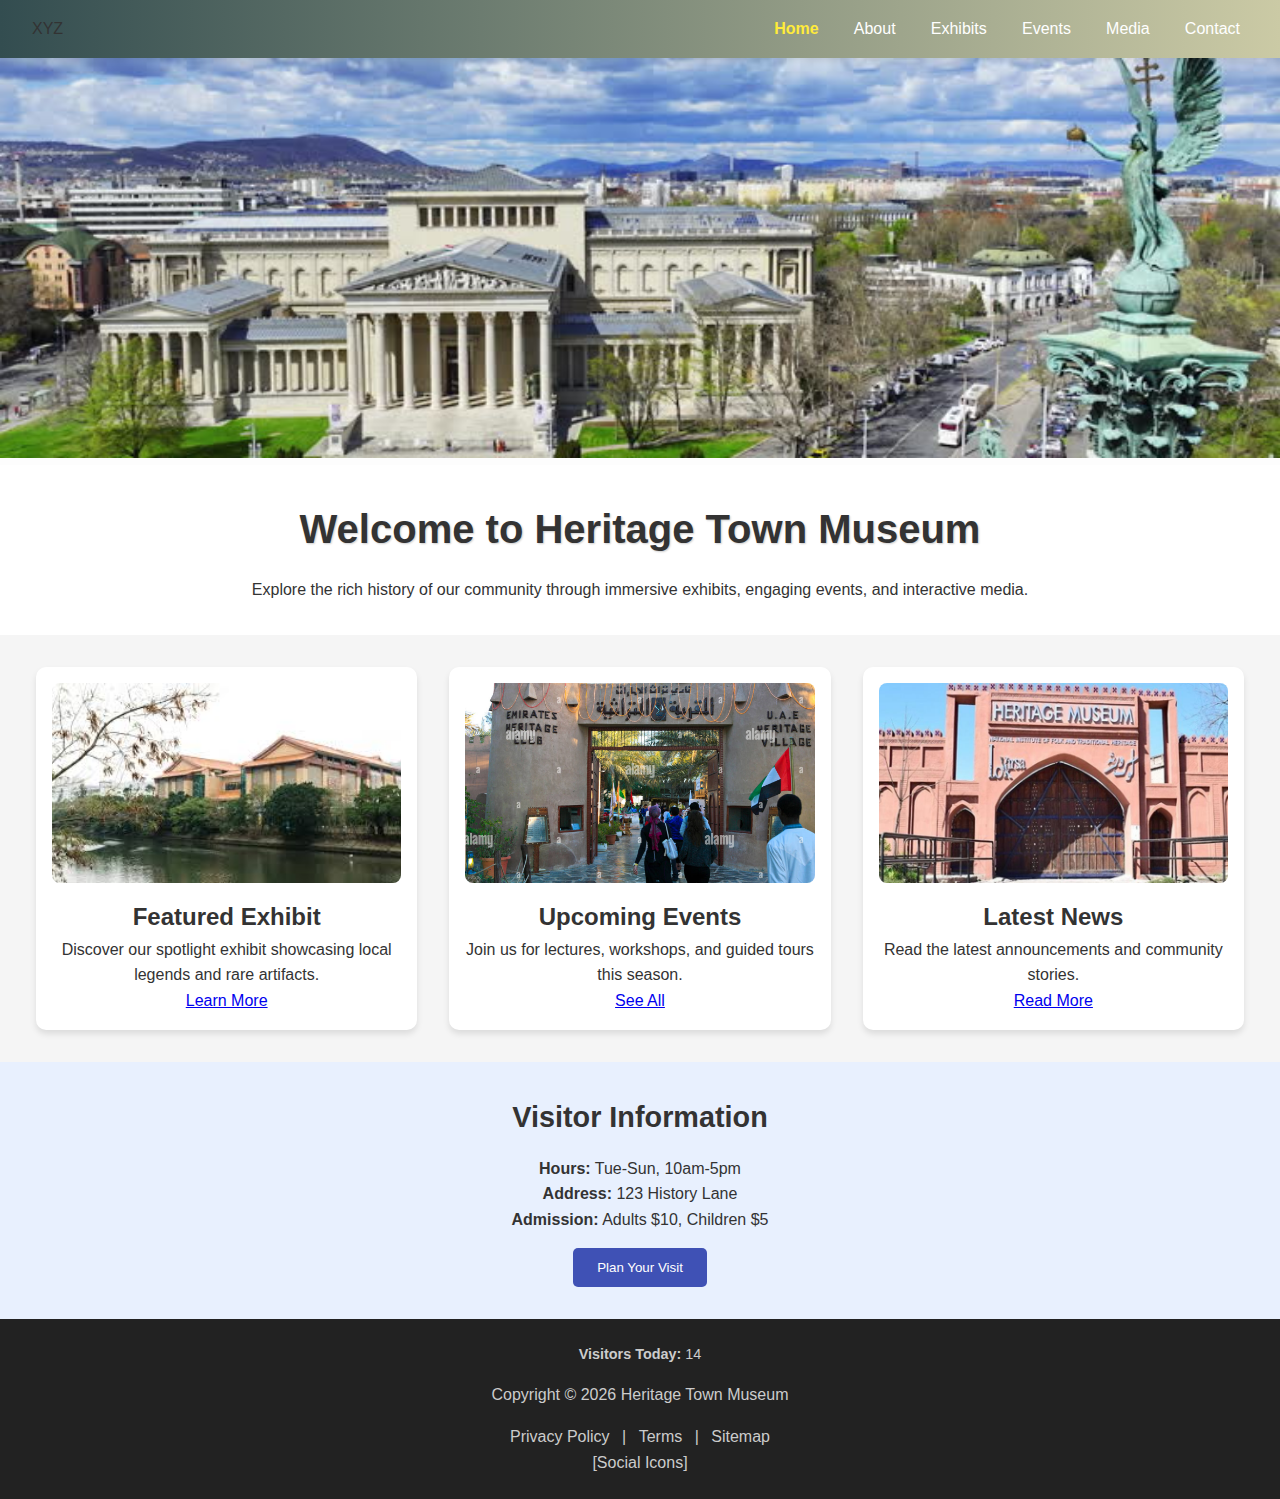
<file: index.html>
<!DOCTYPE html>
<html lang="en">
<head>
  <meta charset="UTF-8" />
  <meta name="viewport" content="width=device-width, initial-scale=1.0" />
  <title>Heritage Town Museum</title>
  <link rel="stylesheet" href="styles.css" />
</head>
<body>
  <header>
    <div class="logo">XYZ</div>
    <nav>
      <ul>
        <li><a href="index.html">Home</a></li>
        <li><a href="about.html">About</a></li>
        <li><a href="exhibits.html">Exhibits</a></li>
        <li><a href="events.html">Events</a></li>
        <li><a href="media.html">Media</a></li>
        <li><a href="contact.html">Contact</a></li>
      </ul>
    </nav>
  </header>

  <section class="hero">
    <img src="images/hero.jpg" alt="Museum building or featured exhibit" />
  </section>

  <section class="welcome">
    <h1>Welcome to Heritage Town Museum</h1>
    <p>Explore the rich history of our community through immersive exhibits, engaging events, and interactive media.</p>
  </section>

  <section class="highlights">
    <div class="highlight-box">
      <img src="images/featured.jfif" alt="Featured Exhibit" />
      <h2>Featured Exhibit</h2>
      <p>Discover our spotlight exhibit showcasing local legends and rare artifacts.</p>
      <a href="exhibits.html">Learn More</a>
    </div>
    <div class="highlight-box">
      <img src="images/events.jpg" alt="Upcoming Events" />
      <h2>Upcoming Events</h2>
      <p>Join us for lectures, workshops, and guided tours this season.</p>
      <a href="events.html">See All</a>
    </div>
    <div class="highlight-box">
      <img src="images/news.jpg" alt="Latest News" />
      <h2>Latest News</h2>
      <p>Read the latest announcements and community stories.</p>
      <a href="./events.html">Read More</a>
    </div>
  </section>

  <section class="visitor-info">
    <h2>Visitor Information</h2>
    <p><strong>Hours:</strong> Tue-Sun, 10am-5pm</p>
    <p><strong>Address:</strong> 123 History Lane</p>
    <p><strong>Admission:</strong> Adults $10, Children $5</p>
    <button onclick="window.location.href='contact.html'">Plan Your Visit</button>
  </section>

  <footer>
    <p>Copyright © 2025 Heritage Town Museum</p>
    <nav class="footer-nav">
      <a href="#">Privacy Policy</a> |
      <a href="#">Terms</a> |
      <a href="#">Sitemap</a>
    </nav>
    <div class="social-icons">
      [Social Icons]
    </div>
  </footer>
  <script src="./script.js"></script>
</body>
</html>
</file>
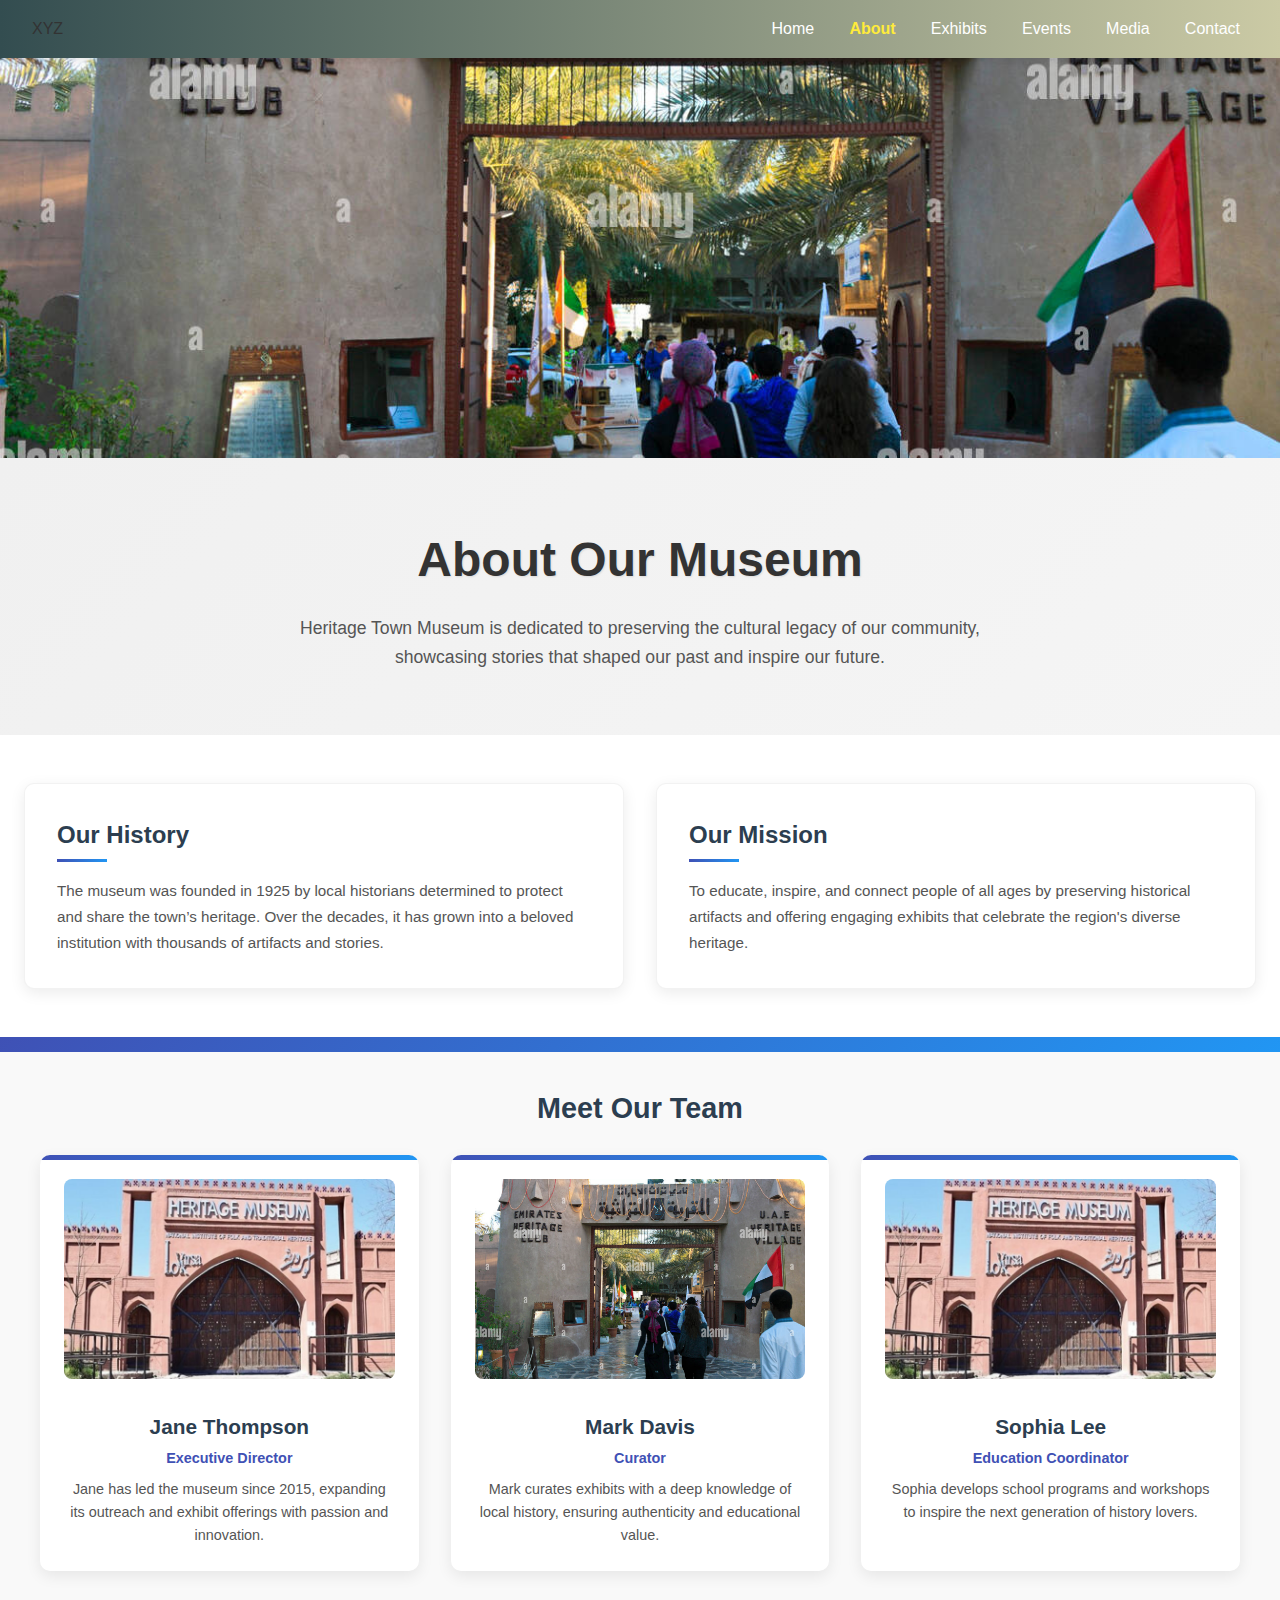
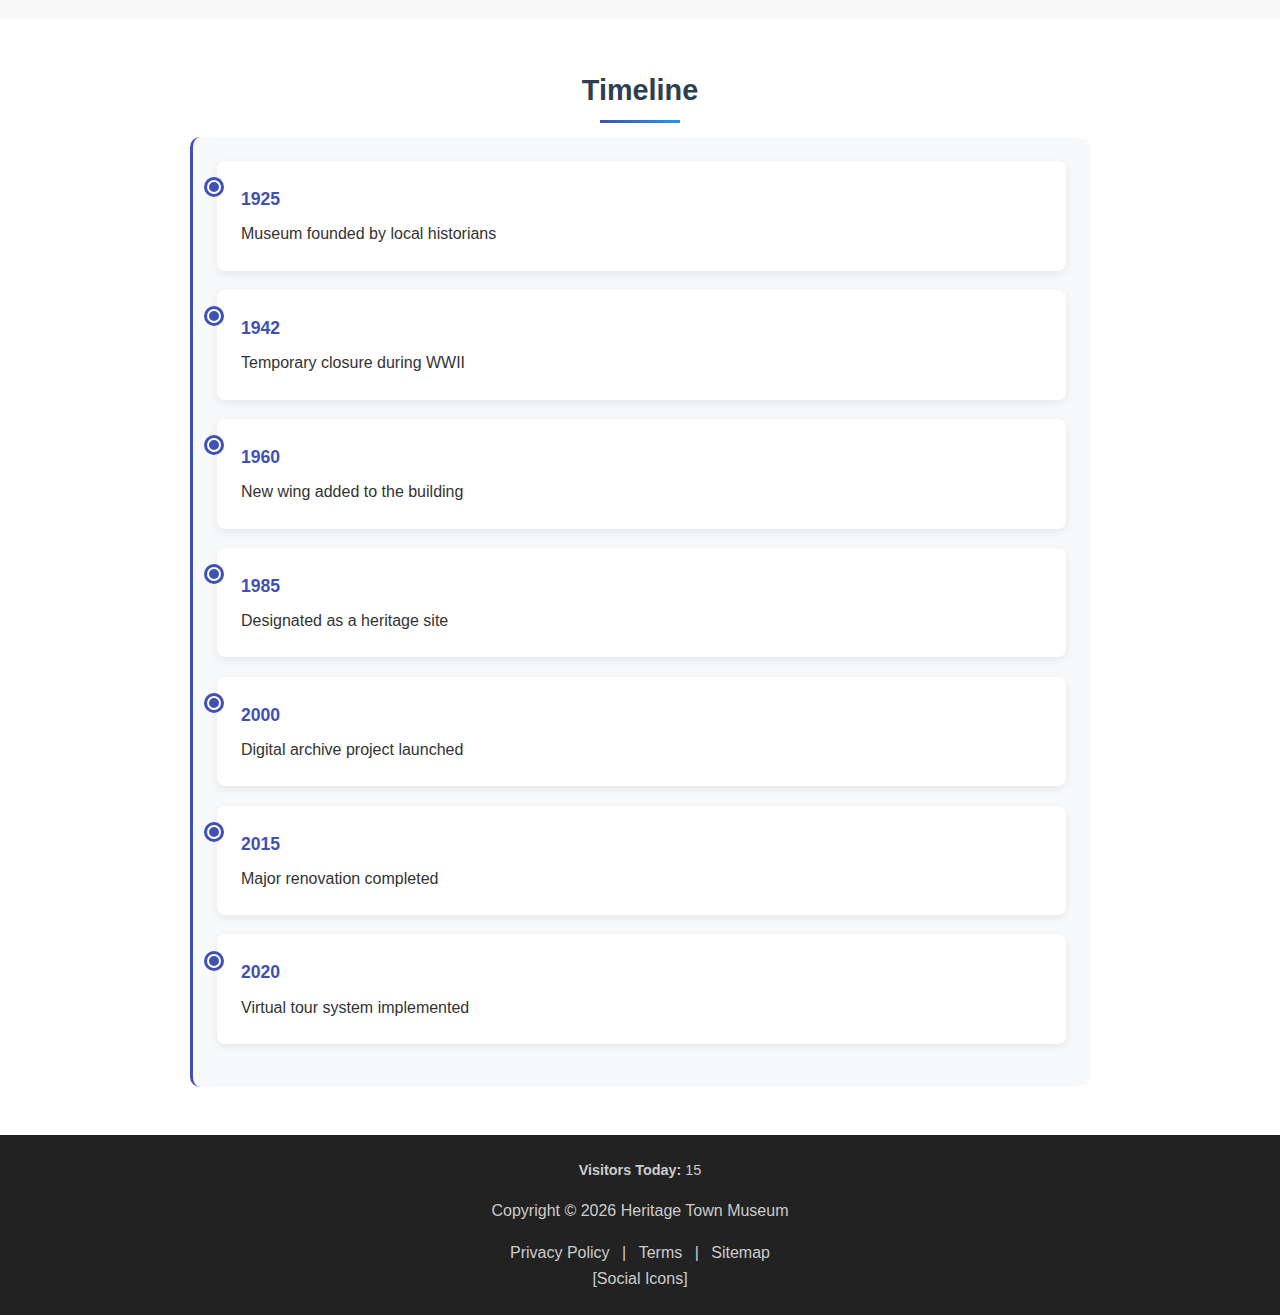
<file: about.html>
<!DOCTYPE html>
<html lang="en">
<head>
  <meta charset="UTF-8" />
  <meta name="viewport" content="width=device-width, initial-scale=1.0" />
  <title>About Us - Heritage Town Museum</title>
  <link rel="stylesheet" href="styles.css" />
  <script defer src="script.js"></script>
</head>
<body>
  <header>
    <div class="logo">XYZ</div>
    <nav>
      <ul>
        <li><a href="index.html">Home</a></li>
        <li><a href="about.html" class="active">About</a></li>
        <li><a href="exhibits.html">Exhibits</a></li>
        <li><a href="events.html">Events</a></li>
        <li><a href="media.html">Media</a></li>
        <li><a href="contact.html">Contact</a></li>
      </ul>
    </nav>
  </header>

  <section class="banner">
    <img src="images/events.jpg" alt="Historical image of the museum" />
  </section>

  <section class="intro">
    <h1>About Our Museum</h1>
    <p>Heritage Town Museum is dedicated to preserving the cultural legacy of our community, showcasing stories that shaped our past and inspire our future.</p>
  </section>

  <section class="about-columns">
    <div class="column">
      <h2>Our History</h2>
      <p>The museum was founded in 1925 by local historians determined to protect and share the town’s heritage. Over the decades, it has grown into a beloved institution with thousands of artifacts and stories.</p>
    </div>
    <div class="column">
      <h2>Our Mission</h2>
      <p>To educate, inspire, and connect people of all ages by preserving historical artifacts and offering engaging exhibits that celebrate the region's diverse heritage.</p>
    </div>
  </section>

  <section class="team">
    <h2>Meet Our Team</h2>
    <div class="team-grid">
      <div class="team-member">
        <img src="images/news.jpg" alt="Team Member Photo" />
        <h3>Jane Thompson</h3>
        <p class="position">Executive Director</p>
        <p class="bio">Jane has led the museum since 2015, expanding its outreach and exhibit offerings with passion and innovation.</p>
      </div>
      <div class="team-member">
        <img src="images/events.jpg" alt="Team Member Photo" />
        <h3>Mark Davis</h3>
        <p class="position">Curator</p>
        <p class="bio">Mark curates exhibits with a deep knowledge of local history, ensuring authenticity and educational value.</p>
      </div>
      <div class="team-member">
        <img src="images/news.jpg" alt="Team Member Photo" />
        <h3>Sophia Lee</h3>
        <p class="position">Education Coordinator</p>
        <p class="bio">Sophia develops school programs and workshops to inspire the next generation of history lovers.</p>
      </div>
    </div>
  </section>

  <section class="timeline">
    <h2>Timeline</h2>
    <div class="timeline-container" id="timeline">
    </div>
  </section>

  <footer>
    <p>Copyright © 2025 Heritage Town Museum</p>
    <nav class="footer-nav">
      <a href="#">Privacy Policy</a> |
      <a href="#">Terms</a> |
      <a href="#">Sitemap</a>
    </nav>
    <div class="social-icons">
      [Social Icons]
    </div>
  </footer>
</body>
</html>
</file>
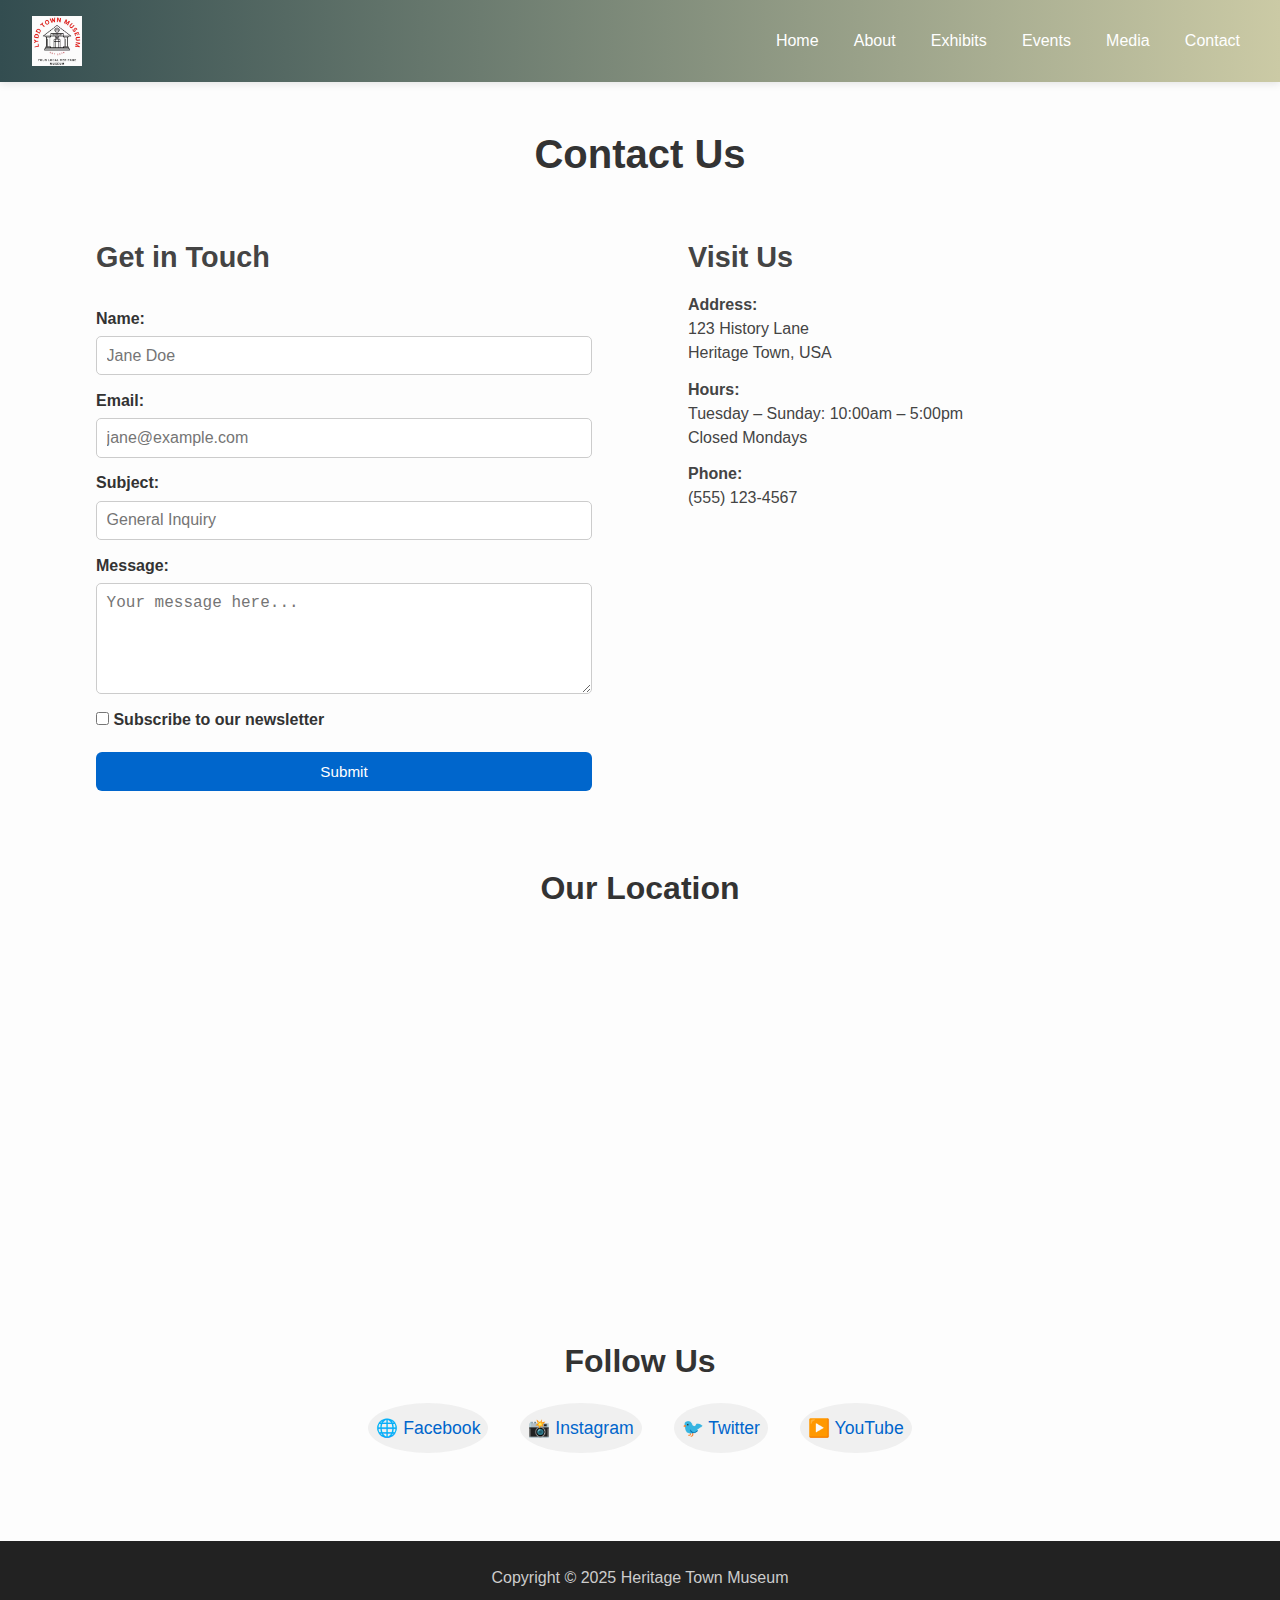
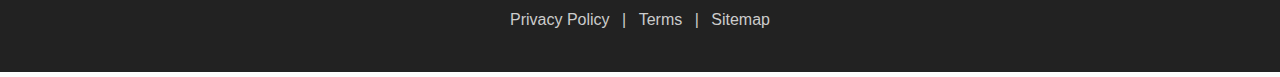
<file: contact.html>
<!DOCTYPE html>
<html lang="en">
<head>
  <meta charset="UTF-8" />
  <meta name="viewport" content="width=device-width, initial-scale=1.0"/>
  <title>Contact Us | Heritage Town Museum</title>
  <link rel="stylesheet" href="styles.css"/>
</head>
<body>

  <header>
    <div class="logo">
      <img src="./images/logo.avif" alt="logo image">
    </div>
    <nav>
      <ul>
        <li><a href="index.html">Home</a></li>
        <li><a href="about.html">About</a></li>
        <li><a href="exhibits.html">Exhibits</a></li>
        <li><a href="events.html">Events</a></li>
        <li><a href="media.html">Media</a></li>
        <li><a href="contact.html" class="active">Contact</a></li>
      </ul>
    </nav>
  </header>

  <main class="contact-page">
    <section class="contact-hero">
      <h1>Contact Us</h1>
    </section>

    <section class="contact-content">
      <div class="contact-form">
        <h2>Get in Touch</h2>
        <form action="#" method="post">
          <label for="name">Name:</label>
          <input type="text" id="name" name="name" placeholder="Jane Doe" required>

          <label for="email">Email:</label>
          <input type="email" id="email" name="email" placeholder="jane@example.com" required>

          <label for="subject">Subject:</label>
          <input type="text" id="subject" name="subject" placeholder="General Inquiry" required>

          <label for="message">Message:</label>
          <textarea id="message" name="message" rows="5" placeholder="Your message here..." required></textarea>

          <label class="subscribe">
            <input type="checkbox" name="subscribe">
            Subscribe to our newsletter
          </label>

          <button type="submit">Submit</button>
        </form>
      </div>

      <div class="contact-details">
        <h2>Visit Us</h2>
        <p><strong>Address:</strong><br>
          123 History Lane<br>
          Heritage Town, USA</p>

        <p><strong>Hours:</strong><br>
          Tuesday – Sunday: 10:00am – 5:00pm<br>
          Closed Mondays</p>

        <p><strong>Phone:</strong><br>
          (555) 123-4567</p>
      </div>
    </section>

    <section class="map-section">
      <h2>Our Location</h2>
      <div class="map-embed">
        <iframe 
          src="https://maps.google.com/maps?q=statue%20of%20liberty&t=&z=13&ie=UTF8&iwloc=&output=embed" 
          width="100%" height="350" style="border:0;" allowfullscreen loading="lazy">
        </iframe>
      </div>
    </section>

    <section class="social-media">
      <h2>Follow Us</h2>
      <div class="social-icons">
        <a href="#" title="Facebook">🌐 Facebook</a>
        <a href="#" title="Instagram">📸 Instagram</a>
        <a href="#" title="Twitter">🐦 Twitter</a>
        <a href="#" title="YouTube">▶️ YouTube</a>
      </div>
    </section>
  </main>

  <footer>
    <p>Copyright © 2025 Heritage Town Museum</p>
    <div class="footer-links">
      <a href="#">Privacy Policy</a> |
      <a href="#">Terms</a> |
      <a href="#">Sitemap</a>
    </div>
  </footer>

</body>
</html>
</file>
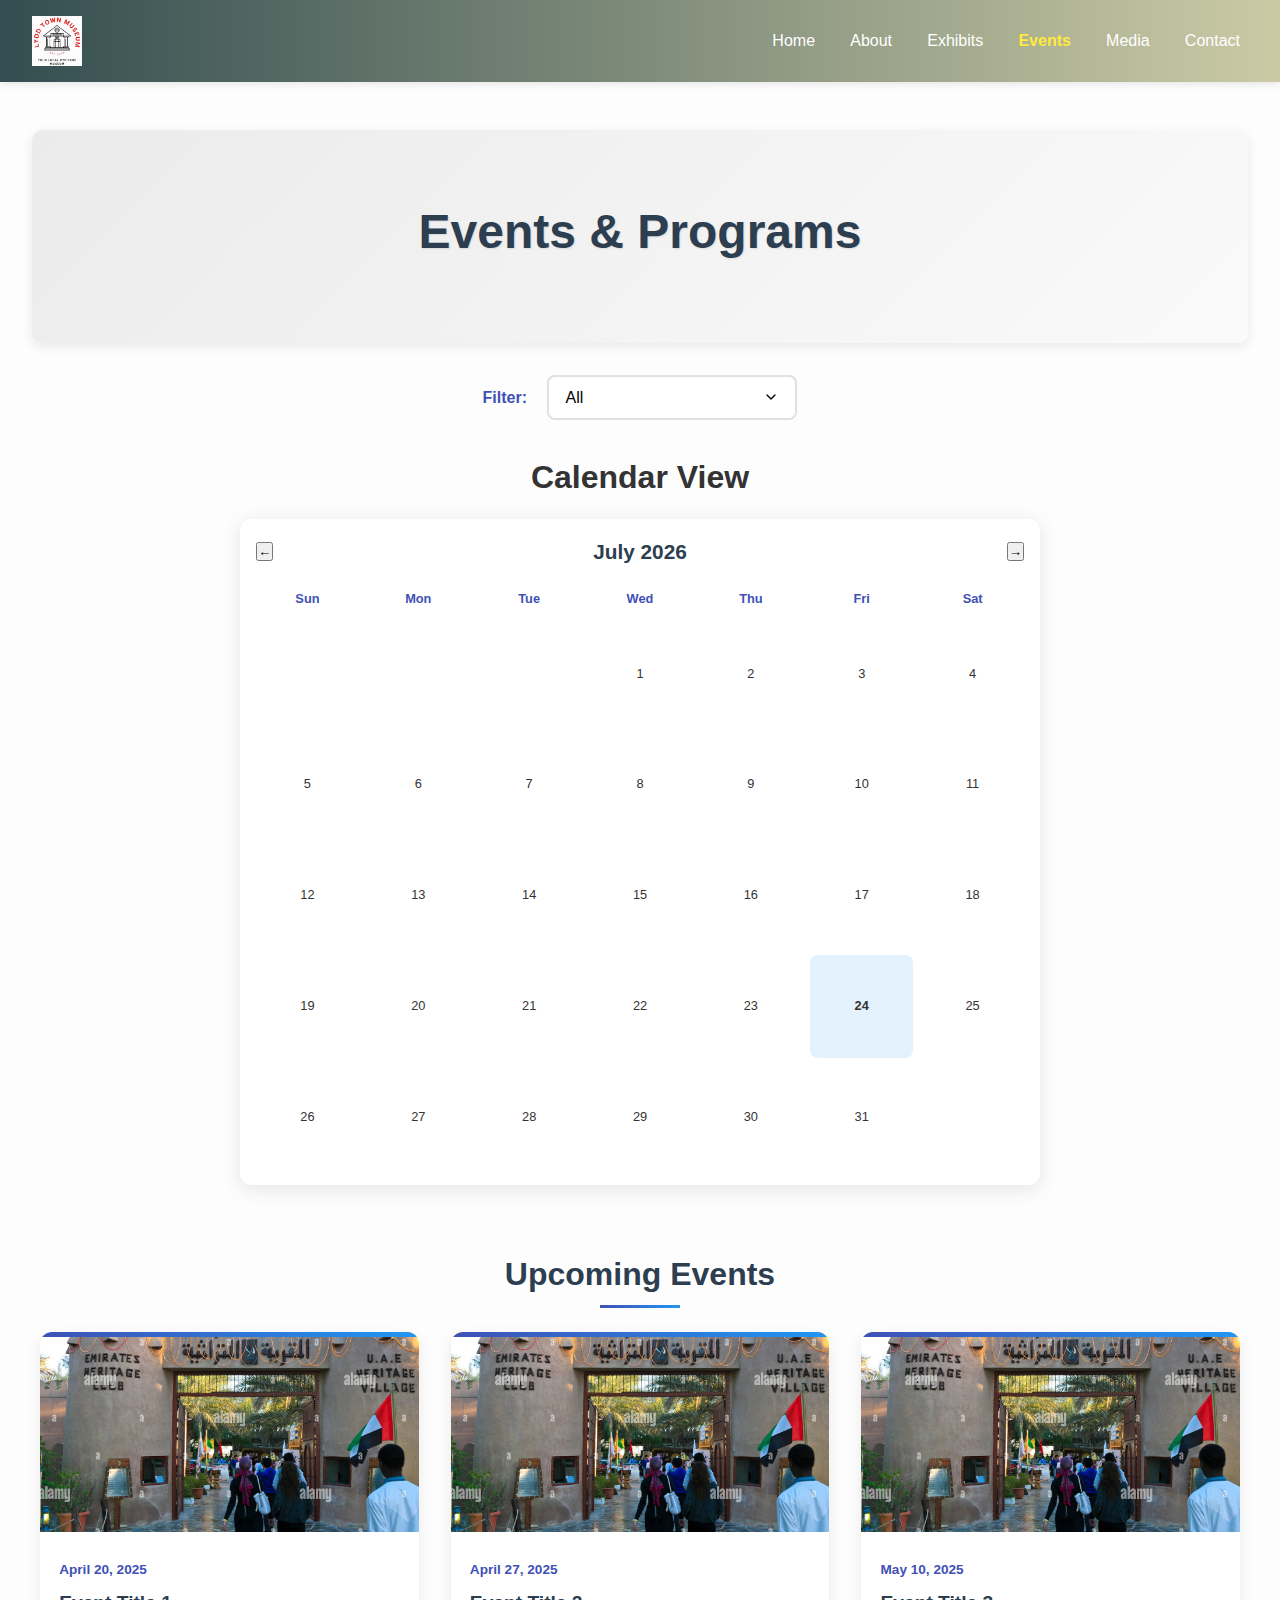
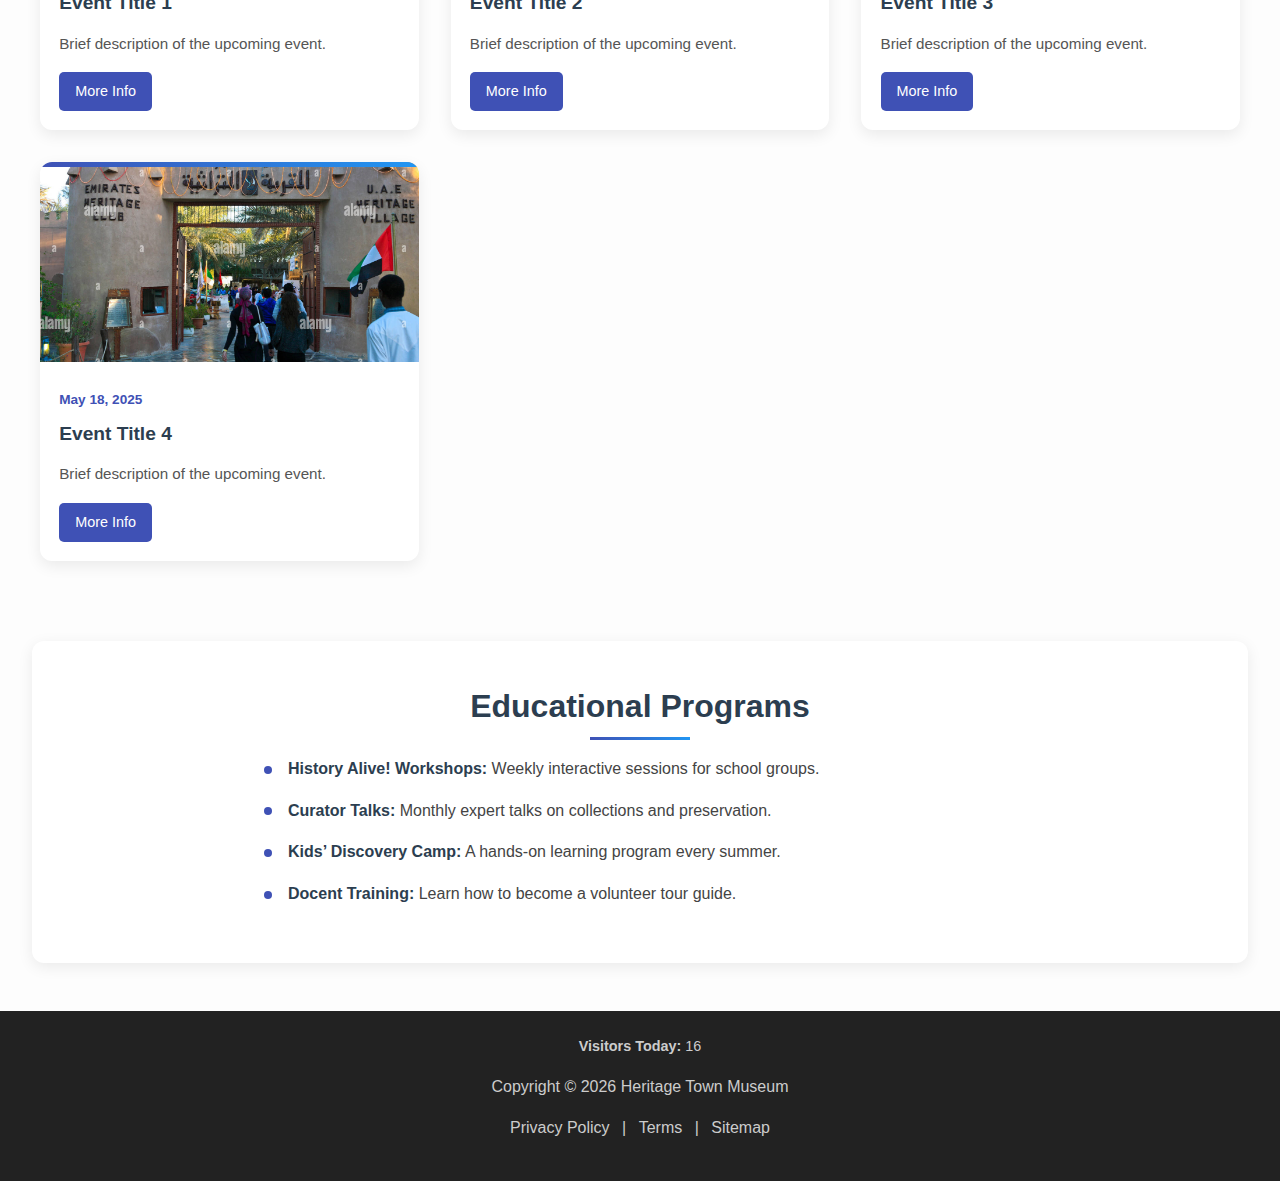
<file: events.html>
<!DOCTYPE html>
<html lang="en">
<head>
  <meta charset="UTF-8" />
  <meta name="viewport" content="width=device-width, initial-scale=1.0" />
  <title>Events & Programs | Heritage Town Museum</title>
  <link rel="stylesheet" href="styles.css" />
</head>
<body>

  <header>
    <div class="logo">
      <img src="./images/logo.avif" alt="logo image">
    </div>
    <nav>
      <ul>
        <li><a href="index.html">Home</a></li>
        <li><a href="about.html">About</a></li>
        <li><a href="exhibits.html">Exhibits</a></li>
        <li><a href="events.html" class="active">Events</a></li>
        <li><a href="media.html">Media</a></li>
        <li><a href="contact.html">Contact</a></li>
      </ul>
    </nav>
  </header>

  <main class="events-page">
    <section class="events-hero">
      <h1>Events & Programs</h1>
    </section>

    <section class="event-filter">
      <label for="event-category">Filter:</label>
      <select id="event-category">
        <option value="all">All</option>
        <option value="upcoming">Upcoming</option>
        <option value="past">Past</option>
        <option value="programs">Programs</option>
        <option value="tours">Tours</option>
      </select>
    </section>

    <section class="calendar-view">
      <h2>Calendar View</h2>
      <div class="calendar-container">
          <div class="calendar-header">
              <button class="calendar-nav calendar-prev">←</button>
              <div class="calendar-title"></div>
              <button class="calendar-nav calendar-next">→</button>
          </div>
          <div class="calendar-grid"></div>
      </div>
  </section>

    <section class="upcoming-events">
      <h2>Upcoming Events</h2>
      <div class="events-grid">
        <div class="event-card">
          <img src="images/events.jpg" alt="Event 1">
          <div class="event-info">
            <span class="event-date">April 20, 2025</span>
            <h3>Event Title 1</h3>
            <p>Brief description of the upcoming event.</p>
            <a href="#">More Info</a>
          </div>
        </div>
        <div class="event-card">
          <img src="images/events.jpg" alt="Event 2">
          <div class="event-info">
            <span class="event-date">April 27, 2025</span>
            <h3>Event Title 2</h3>
            <p>Brief description of the upcoming event.</p>
            <a href="#">More Info</a>
          </div>
        </div>
        <div class="event-card">
          <img src="images/events.jpg" alt="Event 3">
          <div class="event-info">
            <span class="event-date">May 10, 2025</span>
            <h3>Event Title 3</h3>
            <p>Brief description of the upcoming event.</p>
            <a href="#">More Info</a>
          </div>
        </div>
        <div class="event-card">
          <img src="images/events.jpg" alt="Event 4">
          <div class="event-info">
            <span class="event-date">May 18, 2025</span>
            <h3>Event Title 4</h3>
            <p>Brief description of the upcoming event.</p>
            <a href="#">More Info</a>
          </div>
        </div>
      </div>
    </section>

    <section class="educational-programs">
      <h2>Educational Programs</h2>
      <ul>
        <li><strong>History Alive! Workshops:</strong> Weekly interactive sessions for school groups.</li>
        <li><strong>Curator Talks:</strong> Monthly expert talks on collections and preservation.</li>
        <li><strong>Kids’ Discovery Camp:</strong> A hands-on learning program every summer.</li>
        <li><strong>Docent Training:</strong> Learn how to become a volunteer tour guide.</li>
      </ul>
    </section>
  </main>

  <footer>
    <p>Copyright © 2025 Heritage Town Museum</p>
    <div class="footer-links">
      <a href="#">Privacy Policy</a> |
      <a href="#">Terms</a> |
      <a href="#">Sitemap</a>
    </div>
    <div class="social-icons">
      <!-- Social media icons here -->
    </div>
  </footer>
<script src="./script.js"></script>
</body>
</html>
</file>
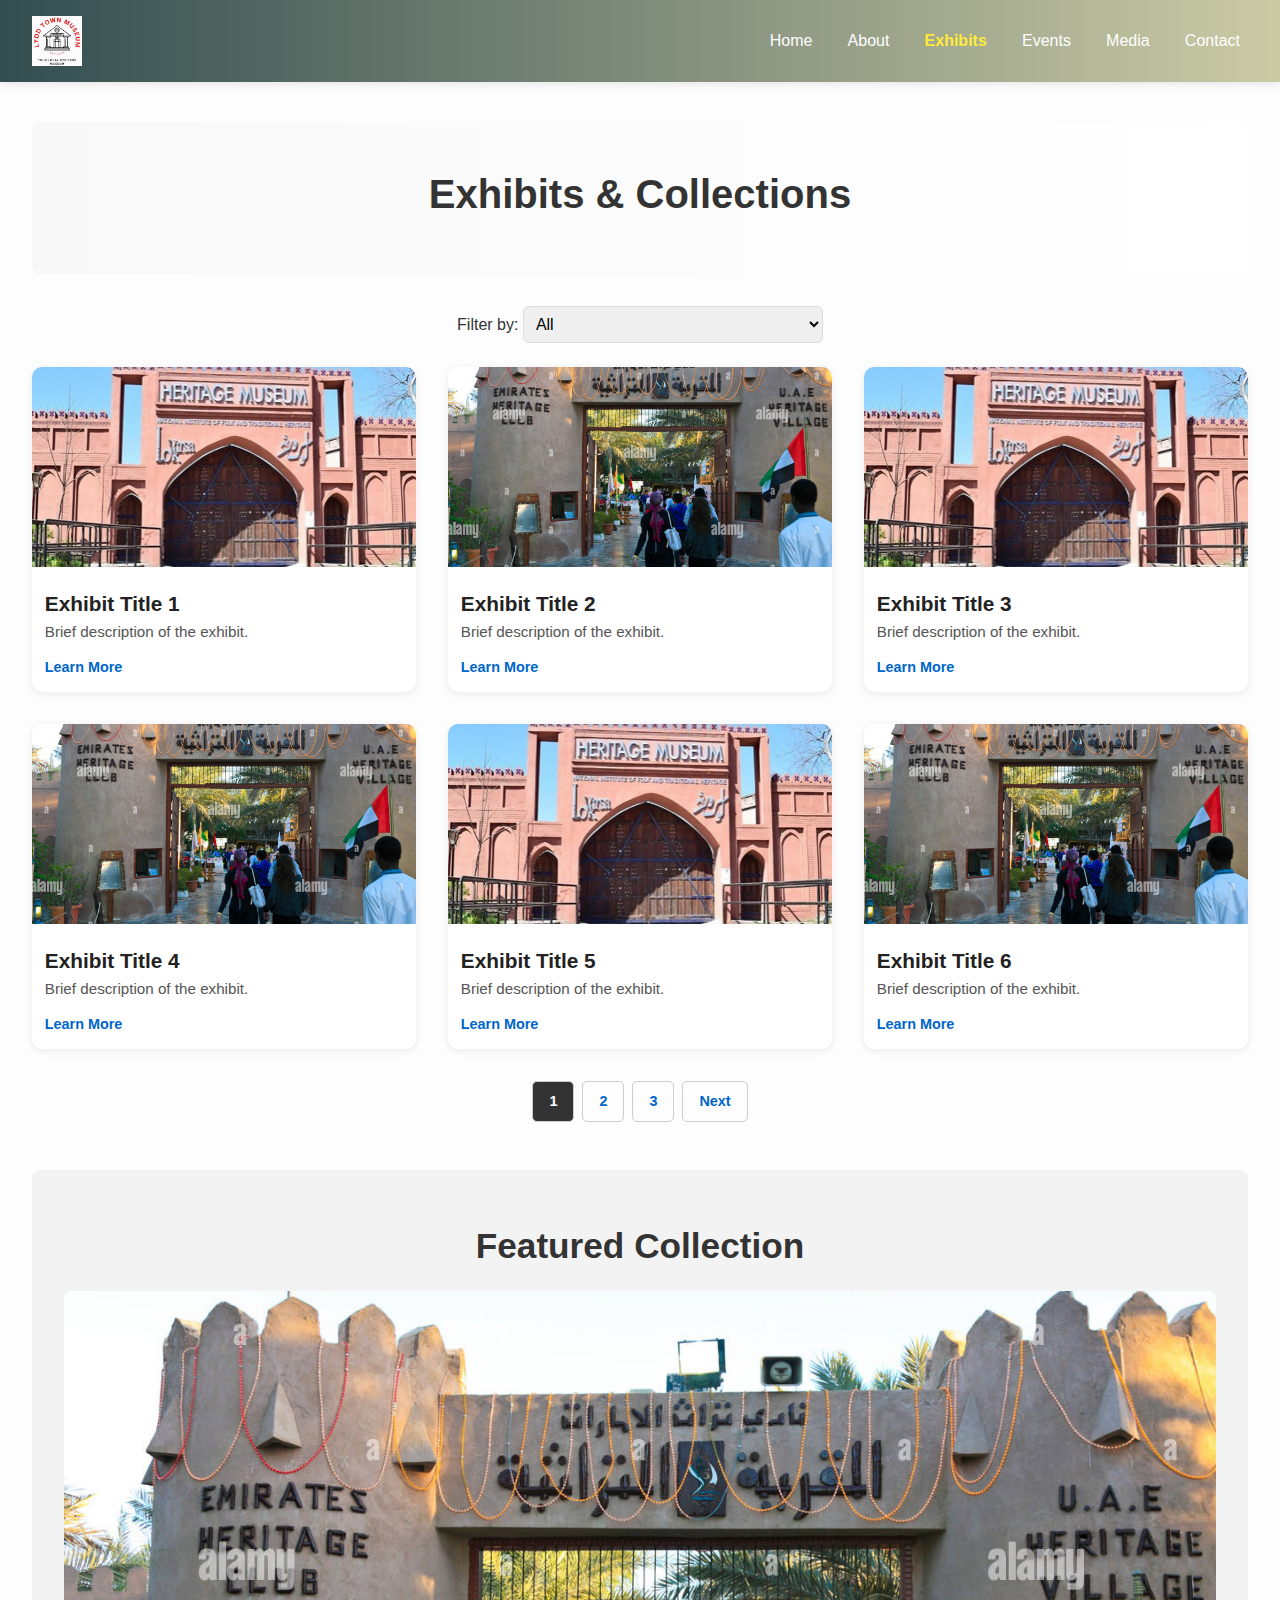
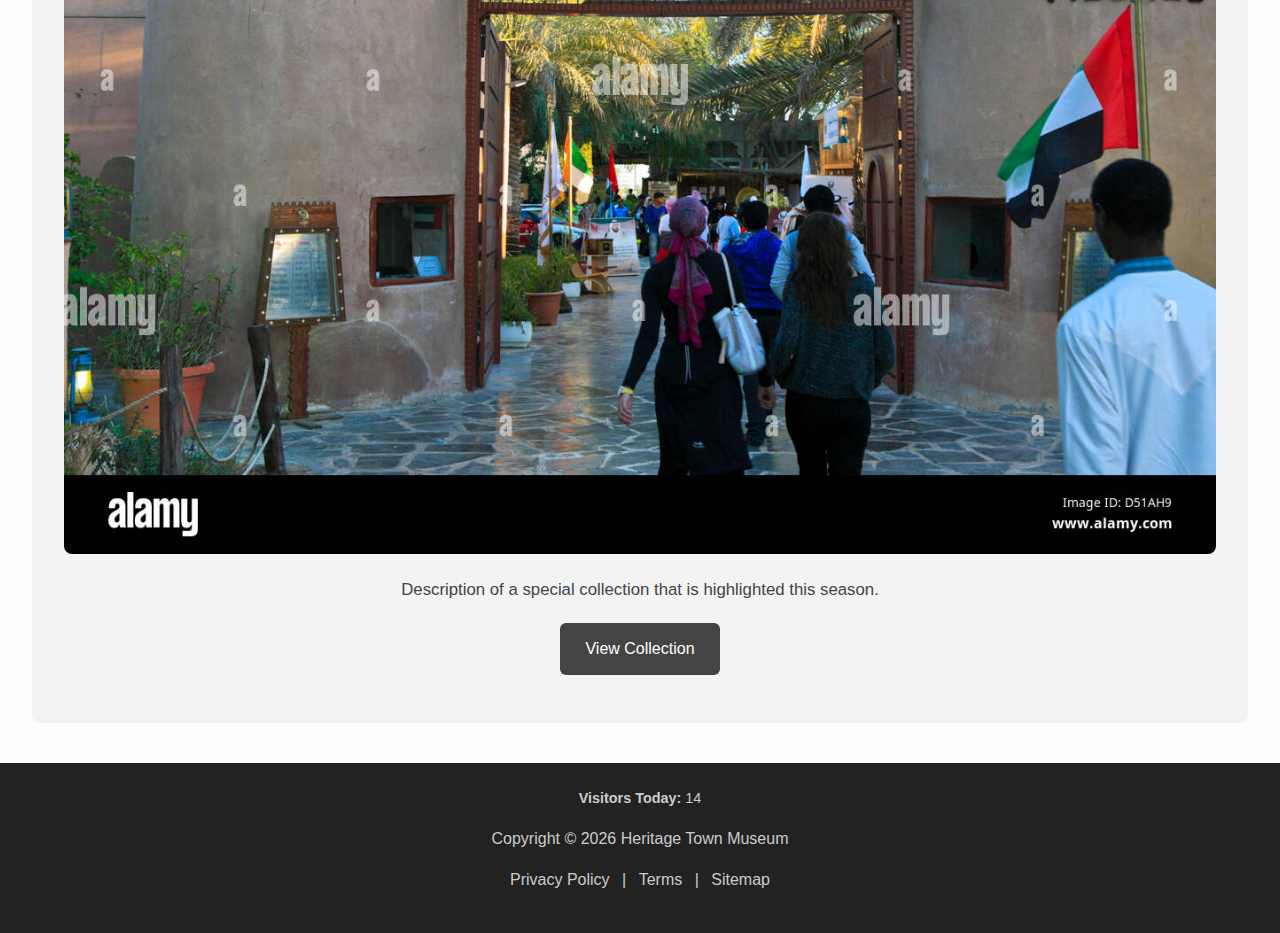
<file: exhibits.html>
<!DOCTYPE html>
<html lang="en">
<head>
  <meta charset="UTF-8" />
  <meta name="viewport" content="width=device-width, initial-scale=1.0" />
  <title>Exhibits & Collections | Heritage Town Museum</title>
  <link rel="stylesheet" href="./styles.css" />
</head>
<body>

  <header>
    <div class="logo">
      <img src="./images/logo.avif" alt="logo image">
    </div>
    
    <nav>
      <ul>
        <li><a href="index.html">Home</a></li>
        <li><a href="about.html">About</a></li>
        <li><a href="exhibits.html" class="active">Exhibits</a></li>
        <li><a href="events.html">Events</a></li>
        <li><a href="media.html">Media</a></li>
        <li><a href="contact.html">Contact</a></li>
      </ul>
    </nav>
  </header>

  <main class="exhibits-page">
    <section class="exhibits-hero">
      <h1>Exhibits & Collections</h1>
    </section>

    <section class="exhibit-filter">
      <label for="category">Filter by:</label>
      <select id="category">
        <option value="all">All</option>
        <option value="permanent">Permanent</option>
        <option value="temporary">Temporary</option>
      </select>
    </section>

    <section class="exhibits-grid">
      <div class="exhibit-card">
        <img src="images/news.jpg" alt="Exhibit 1">
        <h3>Exhibit Title 1</h3>
        <p>Brief description of the exhibit.</p>
        <a href="#">Learn More</a>
      </div>
      <div class="exhibit-card">
        <img src="images/events.jpg" alt="Exhibit 2">
        <h3>Exhibit Title 2</h3>
        <p>Brief description of the exhibit.</p>
        <a href="#">Learn More</a>
      </div>
      <div class="exhibit-card">
        <img src="images/news.jpg" alt="Exhibit 3">
        <h3>Exhibit Title 3</h3>
        <p>Brief description of the exhibit.</p>
        <a href="#">Learn More</a>
      </div>
      <div class="exhibit-card">
        <img src="images/events.jpg" alt="Exhibit 4">
        <h3>Exhibit Title 4</h3>
        <p>Brief description of the exhibit.</p>
        <a href="#">Learn More</a>
      </div>
      <div class="exhibit-card">
        <img src="images/news.jpg" alt="Exhibit 5">
        <h3>Exhibit Title 5</h3>
        <p>Brief description of the exhibit.</p>
        <a href="#">Learn More</a>
      </div>
      <div class="exhibit-card">
        <img src="images/events.jpg" alt="Exhibit 6">
        <h3>Exhibit Title 6</h3>
        <p>Brief description of the exhibit.</p>
        <a href="#">Learn More</a>
      </div>
    </section>

    <div class="pagination">
      <a href="#" class="active">1</a>
      <a href="#">2</a>
      <a href="#">3</a>
      <a href="#">Next</a>
    </div>

    <section class="featured-collection">
      <h2>Featured Collection</h2>
      <img src="images/events.jpg" alt="Featured Collection">
      <p>Description of a special collection that is highlighted this season.</p>
      <a href="#" class="btn">View Collection</a>
    </section>
  </main>

  <footer>
    <p>Copyright © 2025 Heritage Town Museum</p>
    <div class="footer-links">
      <a href="#">Privacy Policy</a> |
      <a href="#">Terms</a> |
      <a href="#">Sitemap</a>
    </div>
    <div class="social-icons">
      <!-- Add your social icons here -->
    </div>
  </footer>
<script src="./script.js"></script>
</body>
</html>
</file>
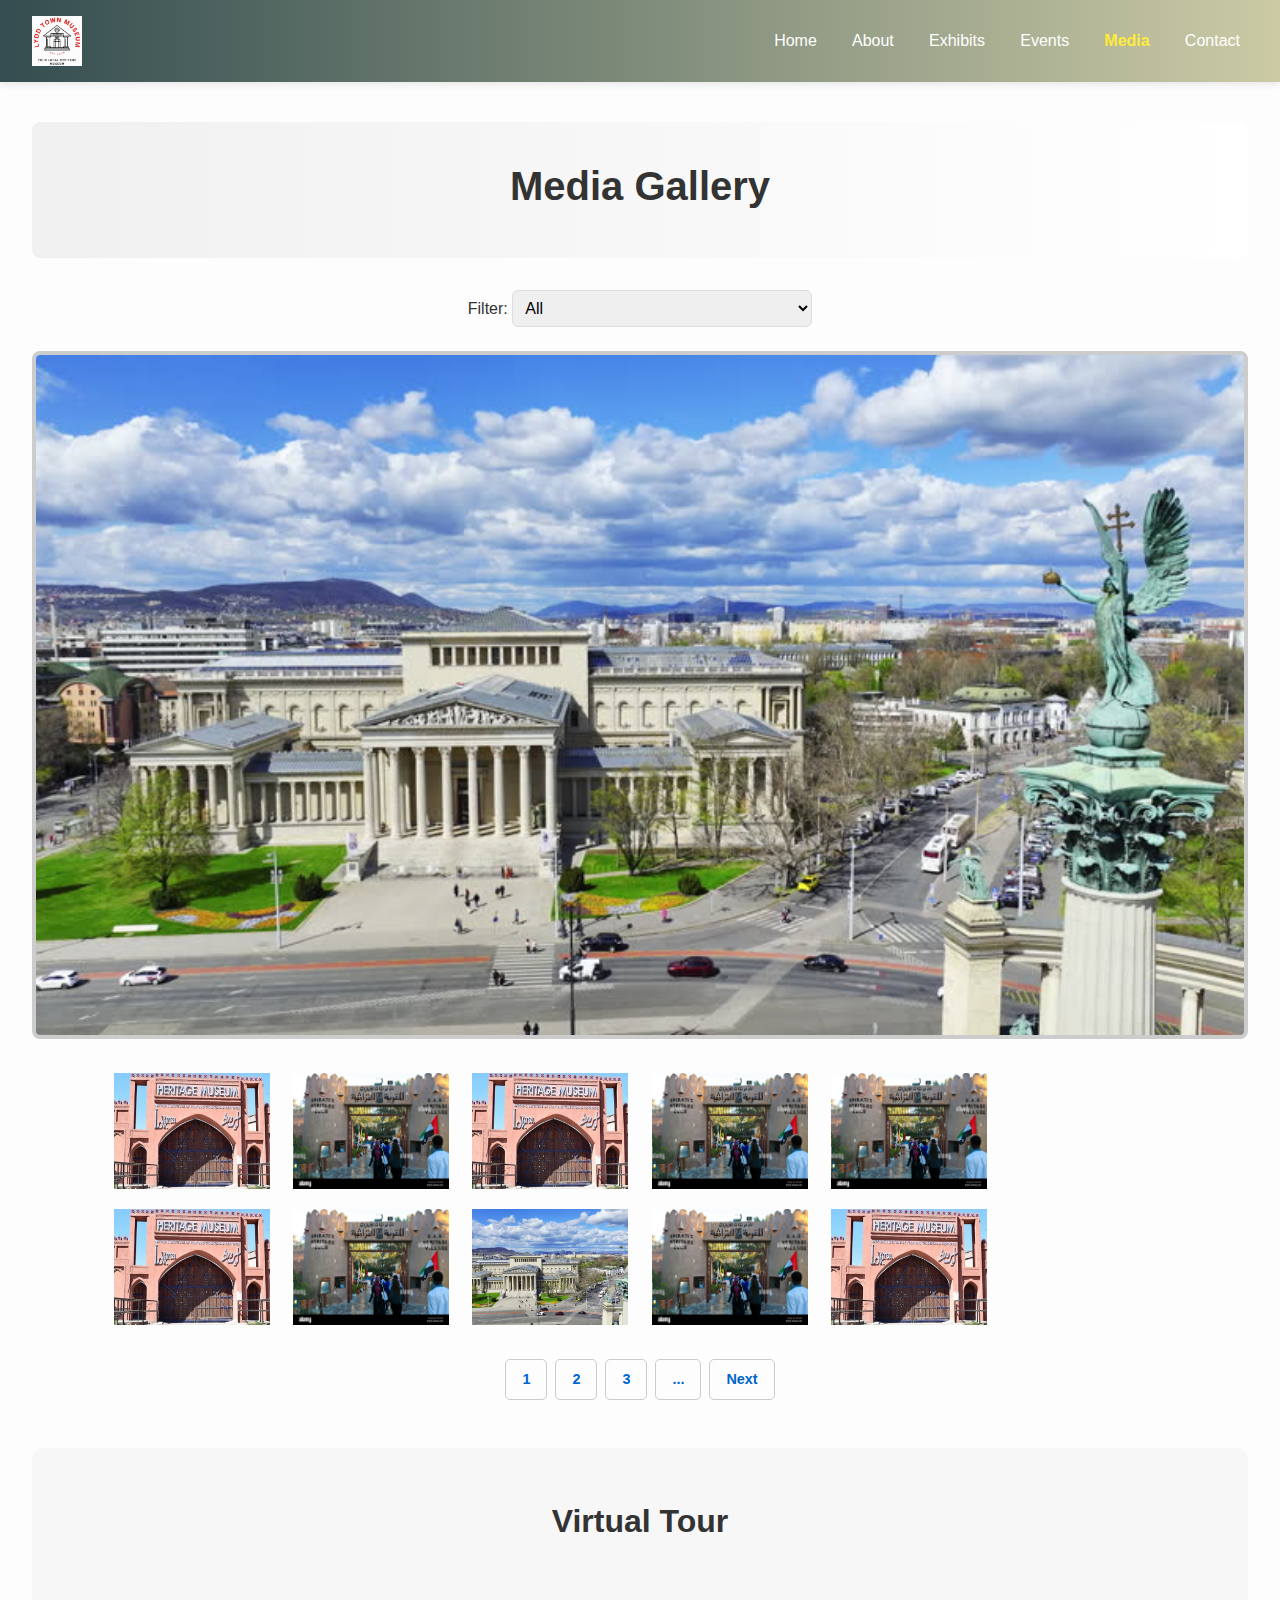
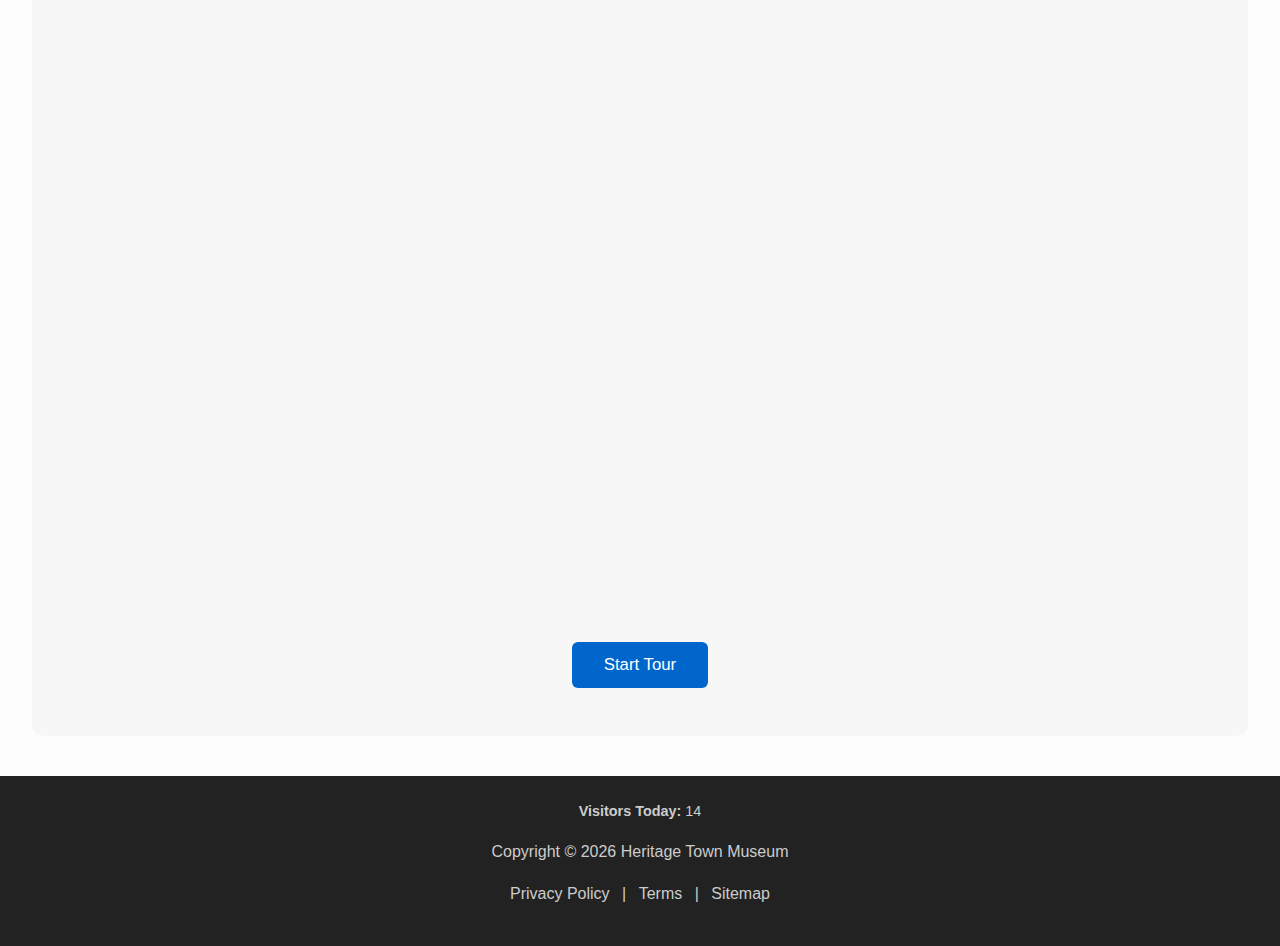
<file: media.html>
<!DOCTYPE html>
<html lang="en">
<head>
  <meta charset="UTF-8" />
  <meta name="viewport" content="width=device-width, initial-scale=1.0"/>
  <title>Media Gallery | Heritage Town Museum</title>
  <link rel="stylesheet" href="styles.css"/>
</head>
<body>

  <header>
    <div class="logo">
      <img src="./images/logo.avif" alt="logo image">
    </div>
    
    <nav>
      <ul>
        <li><a href="index.html">Home</a></li>
        <li><a href="about.html">About</a></li>
        <li><a href="exhibits.html">Exhibits</a></li>
        <li><a href="events.html">Events</a></li>
        <li><a href="media.html" class="active">Media</a></li>
        <li><a href="contact.html">Contact</a></li>
      </ul>
    </nav>
  </header>

  <main class="media-gallery-page">

    <section class="media-hero">
      <h1>Media Gallery</h1>
    </section>

    <section class="media-filter">
      <label for="media-category">Filter:</label>
      <select id="media-category">
        <option value="all">All</option>
        <option value="exhibits">Exhibits</option>
        <option value="events">Events</option>
        <option value="historical">Historical Photos</option>
      </select>
    </section>

    <section class="featured-image">
      <img id="mainImage" src="images/hero.jpg" alt="Featured" />
    </section>

    <section class="thumbnail-grid">
      <div class="thumbs">
        <img src="images/news.jpg" alt="Media 1" onclick="showImage(this)">
        <img src="images/events.jpg" alt="Media 2" onclick="showImage(this)">
        <img src="images/news.jpg" alt="Media 3" onclick="showImage(this)">
        <img src="images/events.jpg" alt="Media 4" onclick="showImage(this)">
        <img src="images/events.jpg" alt="Media 5" onclick="showImage(this)">
      </div>
      <div class="thumbs">
        <img src="images/news.jpg" alt="Media 6" onclick="showImage(this)">
        <img src="images/events.jpg" alt="Media 7" onclick="showImage(this)">
        <img src="images/hero.jpg" alt="Media 8" onclick="showImage(this)">
        <img src="images/events.jpg" alt="Media 9" onclick="showImage(this)">
        <img src="images/news.jpg" alt="Media 10" onclick="showImage(this)">
      </div>
    </section>

    <section class="pagination">
      <a href="#">1</a>
      <a href="#">2</a>
      <a href="#">3</a>
      <span>...</span>
      <a href="#">Next</a>
    </section>

    <section class="virtual-tour">
      <h2>Virtual Tour</h2>
      <div class="tour-embed">
        <iframe width="100%" height="360" src="https://www.youtube.com/embed/Scxs7L0vhZ4" frameborder="0" allowfullscreen></iframe>
      </div>
      <button class="start-tour-btn">Start Tour</button>
    </section>

  </main>

  <footer>
    <p>Copyright © 2025 Heritage Town Museum</p>
    <div class="footer-links">
      <a href="#">Privacy Policy</a> |
      <a href="#">Terms</a> |
      <a href="#">Sitemap</a>
    </div>
    <div class="social-icons">
      <!-- Add icons if needed -->
    </div>
  </footer>
  
<script src="./script.js"></script>
</body>
</html>
</file>
<file: styles.css>
* {
    margin: 0;
    padding: 0;
    box-sizing: border-box;
}

body {
    font-family: "Segoe UI", Tahoma, Geneva, Verdana, sans-serif;
    line-height: 1.6;
    color: #333;
    background: #fdfdfd;
}

/* (mobile-first approach) for index.html*/
/* Base styles (mobile-first) */
header {
    display: flex;
    flex-direction: column;
    justify-content: space-between;
    align-items: center;
    background: linear-gradient(to right, #334d50, #cbcaa5);
    padding: 1rem;
    box-shadow: 0 2px 8px rgba(0, 0, 0, 0.1);
    position: relative;
}

.logo {
    display: flex;
    align-items: center;
    justify-content: center;
    margin-bottom: 1rem;
}

.logo img {
    height: 50px; /* Adjust height as needed */
    width: auto;
    object-fit: contain;
}

nav ul {
    list-style: none;
    display: flex;
    flex-wrap: wrap;
    justify-content: center;
    gap: 1rem;
    padding: 0;
    margin: 0;
}

nav ul li a {
    color: white;
    text-decoration: none;
    transition: color 0.3s ease;
    font-size: 0.9rem;
    padding: 0.5rem;
}

nav ul li a:hover {
    color: #ffeb3b;
}

nav ul li a.current-page {
    color: #ffeb3b;
    font-weight: bold;
}

.hamburger {
    display: none;
    cursor: pointer;
    font-size: 1.8rem;
    padding: 0.5rem;
    color: white;
    position: absolute;
    top: 0.5rem;
    right: 1rem;
}

.hero img {
    width: 100%;
    height: auto;
    max-height: 300px;
    object-fit: cover;
    transition: transform 0.5s ease;
}

.hero img:hover {
    transform: scale(1.02);
}

.welcome {
    text-align: center;
    padding: 1.5rem;
    background: #fff;
}

.welcome h1 {
    font-size: 2rem;
    margin-bottom: 1rem;
    text-shadow: 1px 1px 2px rgba(0, 0, 0, 0.2);
}

.highlights {
    display: flex;
    flex-direction: column;
    align-items: center;
    gap: 1.5rem;
    padding: 1.5rem;
    background: #f5f5f5;
}

.highlight-box {
    background: #fff;
    border-radius: 10px;
    box-shadow: 0 4px 6px rgba(0, 0, 0, 0.1);
    width: 100%;
    max-width: 400px;
    padding: 1rem;
    text-align: center;
    transition: transform 0.3s ease, box-shadow 0.3s ease;
}

.highlight-box:hover {
    transform: translateY(-5px);
    box-shadow: 0 6px 12px rgba(0, 0, 0, 0.15);
}

.highlight-box img {
    width: 100%;
    border-radius: 8px;
    margin-bottom: 0.5rem;
    height: 180px;
    object-fit: cover;
}

.visitor-info {
    background: #e8f0fe;
    padding: 1.5rem;
    text-align: center;
}

.visitor-info h2 {
    font-size: 1.5rem;
    margin-bottom: 1rem;
}

.visitor-info button {
    margin-top: 1rem;
    padding: 0.75rem 1.5rem;
    background: #3f51b5;
    color: white;
    border: none;
    border-radius: 5px;
    cursor: pointer;
    transition: background 0.3s ease, transform 0.2s ease;
}

.visitor-info button:hover {
    background: #283593;
    transform: translateY(-2px);
}

footer {
    background: #222;
    color: #ccc;
    padding: 1rem;
    text-align: center;
}

footer a {
    color: #ccc;
    margin: 0 0.5rem;
    text-decoration: none;
    display: inline-block;
    margin-bottom: 0.5rem;
    transition: color 0.3s ease;
}

footer a:hover {
    color: white;
}

.visitor-counter {
    margin-bottom: 1rem;
    color: #ccc;
    font-size: 0.9rem;
}

.visitor-counter span:first-child {
    font-weight: bold;
}

/* Tablet styles (min-width: 768px) */
@media (min-width: 768px) {
    header {
        flex-direction: row;
        padding: 1rem 2rem;
    }
    
    .logo {
        margin-bottom: 0;
        justify-content: flex-start; /* aligns to left if needed */
    }
    
    nav ul {
        gap: 1.2rem;
    }
    
    nav ul li a {
        font-size: 1rem;
    }
    
    .hero img {
        max-height: 400px;
    }
    
    .welcome {
        padding: 2rem;
    }
    
    .welcome h1 {
        font-size: 2.3rem;
    }
    
    .highlights {
        flex-direction: row;
        flex-wrap: wrap;
        justify-content: center;
        padding: 2rem;
    }
    
    .highlight-box {
        width: calc(50% - 1rem);
        max-width: none;
    }
    
    .visitor-info {
        padding: 2rem;
    }
    
    .visitor-info h2 {
        font-size: 1.7rem;
    }

    /* Hide hamburger on tablet and desktop */
    .hamburger {
        display: none;
    }

    /* Ensure nav is visible */
    nav ul {
        display: flex;
        position: static;
        width: auto;
        background: none;
        flex-direction: row;
        padding: 0;
    }
}

/* Desktop styles (min-width: 1024px) */
@media (min-width: 1024px) {
    header {
        padding: 1rem 3rem;
    }
    
    .welcome h1 {
        font-size: 2.5rem;
    }
    
    .highlights {
        flex-wrap: nowrap;
        justify-content: space-around;
    }
    
    .highlight-box {
        width: calc(33.333% - 1.5rem);
    }
    
    .visitor-info h2 {
        font-size: 1.8rem;
    }
    
    footer {
        padding: 1.5rem 2rem;
    }
    
    footer a {
        margin-bottom: 0;
    }

    .highlight-box img {
        height: 200px;
    }
}

/* Mobile navigation styles (max-width: 767px) */
@media (max-width: 767px) {
    .hamburger {
        display: block;
    }

    nav ul {
        display: none;
        width: 100%;
        background: linear-gradient(to right, #334d50, #cbcaa5);
        flex-direction: column;
        padding: 1rem 0;
        position: absolute;
        top: 100%;
        left: 0;
        z-index: 1000;
    }

    nav ul.active {
        display: flex;
    }

    nav ul li {
        width: 100%;
        text-align: center;
    }

    nav ul li a {
        display: block;
        padding: 0.8rem;
    }
}
/* ===== about.html ===== */

/* (mobile-first) */
/* ===== about.html ===== */

/* Base styles (mobile-first) */
.banner img {
    width: 100%;
    height: auto;
    display: block;
    object-fit: cover;
    max-height: 300px;
    transition: transform 0.5s ease;
}

.banner img:hover {
    transform: scale(1.02);
}

.intro {
    padding: 2rem 1rem;
    text-align: center;
    background: linear-gradient(135deg, #f5f5f5 0%, #fafafa 100%);
    position: relative;
    overflow: hidden;
}

.intro::before {
    content: "";
    position: absolute;
    top: 0;
    left: 0;
    width: 100%;
    height: 100%;
    background: url('data:image/svg+xml;utf8,<svg xmlns="http://www.w3.org/2000/svg" viewBox="0 0 100 100" preserveAspectRatio="none"><path fill="rgba(0,0,0,0.02)" d="M0,0 L100,0 L100,100 L0,100 Z"></path></svg>');
    background-size: cover;
    z-index: 0;
}

.intro h1 {
    font-size: 2rem;
    margin-bottom: 1rem;
    color: #333;
    position: relative;
    z-index: 1;
    text-shadow: 1px 1px 2px rgba(0,0,0,0.1);
}

.intro p {
    font-size: 1.05rem;
    max-width: 100%;
    margin: 0 auto;
    color: #555;
    padding: 0 1rem;
    position: relative;
    z-index: 1;
    line-height: 1.6;
}

.about-columns {
    display: flex;
    flex-direction: column;
    gap: 1.5rem;
    padding: 2rem 1rem;
    background-color: #fff;
}

.about-columns .column {
    flex: 1 1 100%;
    background: #fff;
    padding: 1.5rem;
    border-radius: 10px;
    box-shadow: 0 4px 15px rgba(0, 0, 0, 0.08);
    transition: all 0.3s cubic-bezier(0.25, 0.8, 0.25, 1);
    border: 1px solid rgba(0,0,0,0.05);
}

.about-columns .column:hover {
    transform: translateY(-5px);
    box-shadow: 0 8px 25px rgba(0, 0, 0, 0.12);
}

.about-columns h2 {
    font-size: 1.5rem;
    color: #2c3e50;
    margin-bottom: 1rem;
    position: relative;
    padding-bottom: 0.5rem;
}

.about-columns h2::after {
    content: '';
    position: absolute;
    bottom: 0;
    left: 0;
    width: 50px;
    height: 3px;
    background: linear-gradient(to right, #3f51b5, #2196F3);
}

.about-columns p {
    font-size: 0.95rem;
    color: #555;
    line-height: 1.7;
}

.team {
    padding: 2.5rem 1rem;
    background-color: #f9f9f9;
    text-align: center;
    position: relative;
}

.team::before {
    content: "";
    position: absolute;
    top: 0;
    left: 0;
    width: 100%;
    height: 15px;
    background: linear-gradient(135deg, #3f51b5 0%, #2196F3 100%);
}

.team h2 {
    font-size: 1.8rem;
    margin-bottom: 1.5rem;
    color: #2c3e50;
}

.team-grid {
    display: grid;
    grid-template-columns: 1fr;
    gap: 1.5rem;
    justify-content: center;
    max-width: 1200px;
    margin: 0 auto;
}

.team-member {
    background: #fff;
    padding: 1.5rem;
    border-radius: 10px;
    box-shadow: 0 5px 15px rgba(0, 0, 0, 0.08);
    transition: all 0.3s ease;
    position: relative;
    overflow: hidden;
}

.team-member::before {
    content: '';
    position: absolute;
    top: 0;
    left: 0;
    width: 100%;
    height: 5px;
    background: linear-gradient(to right, #3f51b5, #2196F3);
}

.team-member:hover {
    transform: translateY(-10px);
    box-shadow: 0 15px 30px rgba(0, 0, 0, 0.15);
}

.team-member img {
    width: 100%;
    border-radius: 8px;
    margin-bottom: 1rem;
    height: 200px;
    object-fit: cover;
    filter: grayscale(20%);
    transition: all 0.3s ease;
}

.team-member:hover img {
    filter: grayscale(0%);
}

.team-member h3 {
    margin: 0.5rem 0 0.2rem;
    color: #2c3e50;
    font-size: 1.3rem;
    transition: color 0.3s ease;
}

.team-member:hover h3 {
    color: #3f51b5;
}

.team-member .position {
    font-weight: 600;
    color: #3f51b5;
    font-size: 0.9rem;
    margin-bottom: 0.5rem;
}

.team-member .bio {
    font-size: 0.9rem;
    color: #555;
    line-height: 1.6;
}

.timeline {
    padding: 2.5rem 1rem;
    background: #fff;
    position: relative;
}

.timeline h2 {
    text-align: center;
    margin-bottom: 1.5rem;
    color: #2c3e50;
    font-size: 1.8rem;
    position: relative;
}

.timeline h2::after {
    content: '';
    position: absolute;
    bottom: -10px;
    left: 50%;
    transform: translateX(-50%);
    width: 80px;
    height: 3px;
    background: linear-gradient(to right, #3f51b5, #2196F3);
}

.timeline-container {
    max-width: 900px;
    margin: 0 auto;
    background: #f8f9fa;
    border-left: 3px solid #3f51b5;
    padding: 1rem;
    border-radius: 10px;
    position: relative;
}

.timeline-container .event {
    position: relative;
    padding: 1.2rem;
    margin-bottom: 1.2rem;
    background: #fff;
    border-radius: 8px;
    box-shadow: 0 3px 10px rgba(0, 0, 0, 0.08);
    transition: all 0.3s ease;
}

.timeline-container .event:hover {
    transform: translateX(5px);
    box-shadow: 0 5px 15px rgba(0, 0, 0, 0.1);
}

.timeline-container .event::before {
    content: '';
    position: absolute;
    left: -10px;
    top: 1.2rem;
    width: 10px;
    height: 10px;
    background: #3f51b5;
    border-radius: 50%;
    border: 2px solid #fff;
    box-shadow: 0 0 0 3px #3f51b5;
}

.event-year {
    font-weight: bold;
    color: #3f51b5;
    margin-bottom: 0.5rem;
    font-size: 1.1rem;
}

.event-description {
    color: #333;
    line-height: 1.6;
}

/* Tablet styles (min-width: 768px) */
@media (min-width: 768px) {
    .banner img {
        max-height: 350px;
    }

    .intro {
        padding: 3rem 1.5rem;
    }

    .intro h1 {
        font-size: 2.5rem;
    }

    .intro p {
        font-size: 1.1rem;
        max-width: 800px;
    }

    .about-columns {
        flex-direction: row;
        flex-wrap: wrap;
        padding: 3rem 1.5rem;
        gap: 2rem;
    }

    .about-columns .column {
        flex: 1 1 calc(50% - 2rem);
        padding: 2rem;
    }

    .team {
        padding: 3rem 1.5rem;
    }

    .team-grid {
        grid-template-columns: repeat(2, 1fr);
        gap: 2rem;
    }

    .timeline {
        padding: 3rem 1.5rem;
    }

    .timeline-container {
        padding: 1.5rem;
    }
}

/* Desktop styles (min-width: 1024px) */
@media (min-width: 1024px) {
    .banner img {
        max-height: 400px;
    }

    .intro {
        padding: 4rem 2rem;
    }

    .intro h1 {
        font-size: 3rem;
    }

    .about-columns .column {
        flex: 1 1 calc(33.333% - 2rem);
    }

    .team-grid {
        grid-template-columns: repeat(3, 1fr);
    }

    .timeline-container .event {
        padding: 1.5rem;
    }
}
/* ===== Exhibits Page Styles ===== */

/* (mobile-first) exhibits.html*/
.exhibits-page {
    padding: 1.5rem 1rem;
}

.exhibits-hero {
    text-align: center;
    margin-bottom: 1.5rem;
    background: linear-gradient(to right, #f8f8f8, #ffffff);
    padding: 1.5rem;
    border-radius: 8px;
}

.exhibits-hero h1 {
    font-size: 2rem;
    color: #333;
    margin-bottom: 0.5rem;
}

.exhibit-filter {
    text-align: center;
    margin-bottom: 1.5rem;
}

.exhibit-filter select {
    padding: 0.5rem;
    font-size: 1rem;
    width: 100%;
    max-width: 300px;
    border-radius: 6px;
    border: 1px solid #ddd;
}

.exhibits-grid {
    display: grid;
    grid-template-columns: 1fr;
    gap: 1.5rem;
    justify-content: center;
}

.exhibit-card {
    background: #fff;
    border-radius: 10px;
    box-shadow: 0 2px 8px rgba(0, 0, 0, 0.08);
    overflow: hidden;
    transition: transform 0.3s ease, box-shadow 0.3s ease;
    margin: 0 auto;
    width: 100%;
    max-width: 320px;
}

.exhibit-card:hover {
    transform: translateY(-5px);
    box-shadow: 0 4px 12px rgba(0, 0, 0, 0.12);
}

.exhibit-card img {
    width: 100%;
    height: 160px;
    object-fit: cover;
}

.exhibit-card h3 {
    padding: 0.8rem 0.8rem 0;
    font-size: 1.1rem;
    color: #222;
}

.exhibit-card p {
    padding: 0 0.8rem;
    color: #555;
    font-size: 0.9rem;
    line-height: 1.5;
}

.exhibit-card a {
    display: inline-block;
    margin: 0.8rem;
    text-decoration: none;
    color: #0066cc;
    font-weight: bold;
    font-size: 0.9rem;
}

.pagination {
    text-align: center;
    margin: 1.5rem 0;
    display: flex;
    justify-content: center;
    flex-wrap: wrap;
    gap: 0.5rem;
}

.pagination a {
    margin: 0;
    padding: 0.5rem 0.8rem;
    text-decoration: none;
    border: 1px solid #ccc;
    color: #333;
    border-radius: 5px;
    font-size: 0.9rem;
}

.pagination a.active {
    background-color: #333;
    color: #fff;
}

.featured-collection {
    text-align: center;
    padding: 2rem 1rem;
    background-color: #f3f3f3;
    margin-top: 2rem;
    border-radius: 8px;
}

.featured-collection h2 {
    font-size: 1.8rem;
    margin-bottom: 1rem;
}

.featured-collection img {
    max-width: 100%;
    height: auto;
    margin-bottom: 1rem;
    border-radius: 8px;
}

.featured-collection p {
    max-width: 100%;
    margin: 0 auto 1.2rem;
    color: #444;
    font-size: 0.95rem;
    padding: 0 0.5rem;
}

.featured-collection .btn {
    display: inline-block;
    padding: 0.6rem 1.2rem;
    background-color: #444;
    color: #fff;
    text-decoration: none;
    border-radius: 6px;
    transition: background-color 0.3s ease;
    font-size: 0.95rem;
}

.featured-collection .btn:hover {
    background-color: #222;
}

/* Tablet styles (min-width: 768px) exhibits.html*/
@media (min-width: 768px) {
    .exhibits-page {
        padding: 2rem 1.5rem;
    }

    .exhibits-hero {
        padding: 2rem;
        margin-bottom: 2rem;
    }

    .exhibits-hero h1 {
        font-size: 2.3rem;
    }

    .exhibits-grid {
        grid-template-columns: repeat(2, 1fr);
        gap: 1.8rem;
    }

    .exhibit-card {
        max-width: none;
    }

    .exhibit-card img {
        height: 180px;
    }

    .exhibit-card h3 {
        font-size: 1.2rem;
    }

    .exhibit-card p {
        font-size: 0.95rem;
    }

    .pagination {
        margin: 2rem 0;
    }

    .pagination a {
        padding: 0.5rem 1rem;
    }

    .featured-collection {
        padding: 2.5rem 1.5rem;
        margin-top: 2.5rem;
    }

    .featured-collection h2 {
        font-size: 2rem;
    }

    .featured-collection p {
        max-width: 600px;
        font-size: 1rem;
    }

    .featured-collection .btn {
        padding: 0.7rem 1.4rem;
    }
}

/* Desktop styles (min-width: 1024px) exhibits.html*/
@media (min-width: 1024px) {
    .exhibits-page {
        padding: 2.5rem 2rem;
        max-width: 1400px;
        margin: 0 auto;
    }

    .exhibits-hero {
        padding: 2.5rem;
    }

    .exhibits-hero h1 {
        font-size: 2.5rem;
    }

    .exhibits-grid {
        grid-template-columns: repeat(3, 1fr);
        gap: 2rem;
    }

    .exhibit-card img {
        height: 200px;
    }

    .exhibit-card h3 {
        font-size: 1.3rem;
    }

    .pagination {
        margin: 2.5rem 0;
    }

    .pagination a {
        font-size: 1rem;
    }

    .featured-collection {
        padding: 3rem 2rem;
        margin-top: 3rem;
    }

    .featured-collection h2 {
        font-size: 2.2rem;
    }

    .featured-collection p {
        max-width: 700px;
        font-size: 1.05rem;
    }

    .featured-collection .btn {
        padding: 0.8rem 1.6rem;
        font-size: 1rem;
    }
}


/* ===== Events Page Styles ===== */

/* (mobile-first) events.html*/
/* ===== events.html ===== */
.events-page {
    padding: 1.5rem 1rem;
}

.events-hero {
    text-align: center;
    margin-bottom: 2rem;
    background: linear-gradient(135deg, #f0f0f0 0%, #ffffff 100%);
    padding: 2rem 1rem;
    border-radius: 10px;
    position: relative;
    overflow: hidden;
    box-shadow: 0 4px 12px rgba(0,0,0,0.08);
}

.events-hero::before {
    content: "";
    position: absolute;
    top: 0;
    left: 0;
    width: 100%;
    height: 100%;
    background: url('data:image/svg+xml;utf8,<svg xmlns="http://www.w3.org/2000/svg" viewBox="0 0 100 100" preserveAspectRatio="none"><path fill="rgba(0,0,0,0.02)" d="M0,0 L100,0 L100,100 L0,100 Z"></path></svg>');
    background-size: cover;
    z-index: 0;
}

.events-hero h1 {
    font-size: 2rem;
    color: #2c3e50;
    margin-bottom: 0.5rem;
    position: relative;
    z-index: 1;
    text-shadow: 1px 1px 2px rgba(0,0,0,0.1);
}

/* ===== EVENT FILTER ===== */
.event-filter {
    text-align: center;
    margin-bottom: 2rem;
    position: relative;
}

.event-filter label {
    display: block;
    margin-bottom: 0.5rem;
    font-weight: 600;
    color: #3f51b5;
}

.event-filter select {
    padding: 0.75rem 1rem;
    font-size: 1rem;
    width: 100%;
    max-width: 350px;
    border-radius: 8px;
    border: 2px solid #e0e0e0;
    background-color: white;
    appearance: none;
    background-image: url("data:image/svg+xml;charset=UTF-8,%3csvg xmlns='http://www.w3.org/2000/svg' viewBox='0 0 24 24' fill='none' stroke='currentColor' stroke-width='2' stroke-linecap='round' stroke-linejoin='round'%3e%3cpolyline points='6 9 12 15 18 9'%3e%3c/polyline%3e%3c/svg%3e");
    background-repeat: no-repeat;
    background-position: right 1rem center;
    background-size: 1rem;
    transition: all 0.3s ease;
}

.event-filter select:focus {
    border-color: #3f51b5;
    outline: none;
    box-shadow: 0 0 0 3px rgba(63, 81, 181, 0.2);
}

/* ===== CALENDAR STYLES ===== */
.calendar-view {
    text-align: center;
    margin: 2rem auto;
    max-width: 800px;
}

.calendar-container {
    background: white;
    border-radius: 12px;
    box-shadow: 0 4px 20px rgba(0, 0, 0, 0.1);
    padding: 1.5rem;
    margin-top: 1rem;
}

.calendar-header {
    display: flex;
    justify-content: space-between;
    align-items: center;
    margin-bottom: 1rem;
}

.calendar-title {
    font-size: 1.3rem;
    color: #2c3e50;
    font-weight: 600;
}

.calendar-nav {
    display: flex;
    gap: 1rem;
}

.calendar-nav button {
    background: #f5f5f5;
    border: none;
    border-radius: 50%;
    width: 2rem;
    height: 2rem;
    display: flex;
    align-items: center;
    justify-content: center;
    cursor: pointer;
    transition: all 0.2s ease;
}

.calendar-nav button:hover {
    background: #e0e0e0;
}

.calendar-grid {
    display: grid;
    grid-template-columns: repeat(7, 1fr);
    gap: 0.5rem;
}

.day-header {
    font-weight: 600;
    color: #3f51b5;
    padding: 0.5rem;
    font-size: 0.9rem;
    text-align: center;
}

.calendar-day {
    padding: 0.8rem 0.5rem;
    border-radius: 8px;
    text-align: center;
    cursor: pointer;
    transition: all 0.2s ease;
    position: relative;
    aspect-ratio: 1;
    display: flex;
    flex-direction: column;
    align-items: center;
    justify-content: center;
}

.calendar-day.empty {
    visibility: hidden;
}

.calendar-day:hover:not(.empty) {
    background: #f0f7ff;
}

.calendar-day.today {
    background: #e3f2fd;
    font-weight: bold;
}

.calendar-day.has-event {
    background: #f0f7ff;
    font-weight: 600;
}

.calendar-day.has-event::after {
    content: '';
    position: absolute;
    bottom: 0.3rem;
    width: 5px;
    height: 5px;
    background: #3f51b5;
    border-radius: 50%;
}

.calendar-day.selected {
    background: #3f51b5;
    color: white;
}

.calendar-day.selected::after {
    background: white;
}

/* ===== UPCOMING EVENTS ===== */
.upcoming-events {
    padding: 2rem 0;
}

.upcoming-events h2 {
    text-align: center;
    font-size: 1.6rem;
    margin-bottom: 2rem;
    color: #2c3e50;
    position: relative;
}

.upcoming-events h2::after {
    content: '';
    position: absolute;
    bottom: -8px;
    left: 50%;
    transform: translateX(-50%);
    width: 80px;
    height: 3px;
    background: linear-gradient(to right, #3f51b5, #2196F3);
}

.events-grid {
    display: grid;
    grid-template-columns: 1fr;
    gap: 1.5rem;
    justify-content: center;
    max-width: 1200px;
    margin: 0 auto;
}

.event-card {
    background-color: white;
    border-radius: 12px;
    overflow: hidden;
    box-shadow: 0 5px 15px rgba(0, 0, 0, 0.08);
    transition: all 0.3s cubic-bezier(0.25, 0.8, 0.25, 1);
    position: relative;
}

.event-card::before {
    content: '';
    position: absolute;
    top: 0;
    left: 0;
    width: 100%;
    height: 5px;
    background: linear-gradient(to right, #3f51b5, #2196F3);
}

.event-card:hover {
    transform: translateY(-10px);
    box-shadow: 0 15px 30px rgba(0, 0, 0, 0.15);
}

.event-card img {
    width: 100%;
    height: 180px;
    object-fit: cover;
    transition: transform 0.5s ease;
}

.event-card:hover img {
    transform: scale(1.05);
}

.event-info {
    padding: 1.2rem;
}

.event-date {
    display: block;
    font-size: 0.85rem;
    color: #3f51b5;
    margin-bottom: 0.5rem;
    font-weight: 600;
}

.event-info h3 {
    font-size: 1.2rem;
    margin-bottom: 0.8rem;
    color: #2c3e50;
    transition: color 0.3s ease;
}

.event-card:hover .event-info h3 {
    color: #3f51b5;
}

.event-info p {
    font-size: 0.95rem;
    color: #555;
    margin-bottom: 1rem;
    line-height: 1.6;
}

.event-info a {
    display: inline-block;
    padding: 0.5rem 1rem;
    background-color: #3f51b5;
    color: white;
    text-decoration: none;
    border-radius: 5px;
    font-size: 0.9rem;
    transition: all 0.3s ease;
}

.event-info a:hover {
    background-color: #303f9f;
    transform: translateY(-2px);
}

/* ===== EDUCATIONAL PROGRAMS ===== */
.educational-programs {
    margin-top: 3rem;
    padding: 2rem;
    background-color: white;
    border-radius: 12px;
    box-shadow: 0 4px 15px rgba(0, 0, 0, 0.08);
}

.educational-programs h2 {
    text-align: center;
    font-size: 1.6rem;
    margin-bottom: 1.5rem;
    color: #2c3e50;
    position: relative;
}

.educational-programs h2::after {
    content: '';
    position: absolute;
    bottom: -8px;
    left: 50%;
    transform: translateX(-50%);
    width: 100px;
    height: 3px;
    background: linear-gradient(to right, #3f51b5, #2196F3);
}

.educational-programs ul {
    max-width: 800px;
    margin: 0 auto;
    padding-left: 1.5rem;
    list-style-type: none;
}

.educational-programs li {
    margin-bottom: 1rem;
    font-size: 1rem;
    line-height: 1.6;
    padding-left: 1.5rem;
    position: relative;
    color: #444;
}

.educational-programs li::before {
    content: '';
    position: absolute;
    left: 0;
    top: 0.6rem;
    width: 8px;
    height: 8px;
    background: #3f51b5;
    border-radius: 50%;
}

.educational-programs li strong {
    color: #2c3e50;
}

/* ===== MODAL STYLES ===== */
.modal {
    display: none;
    position: fixed;
    z-index: 1000;
    left: 0;
    top: 0;
    width: 100%;
    height: 100%;
    background-color: rgba(0,0,0,0.7);
    overflow-y: auto;
}

.modal-content {
    background-color: #fff;
    margin: 5% auto;
    padding: 2rem;
    border-radius: 12px;
    width: 90%;
    max-width: 600px;
    position: relative;
    animation: modalFadeIn 0.3s ease;
}

@keyframes modalFadeIn {
    from { opacity: 0; transform: translateY(-50px); }
    to { opacity: 1; transform: translateY(0); }
}

.close-modal {
    position: absolute;
    right: 1.5rem;
    top: 1rem;
    font-size: 1.8rem;
    color: #aaa;
    cursor: pointer;
    transition: color 0.2s;
}

.close-modal:hover {
    color: #333;
}

#modal-event-title {
    color: #2c3e50;
    margin-bottom: 0.5rem;
    font-size: 1.5rem;
}

.modal-event-date {
    color: #3f51b5;
    font-weight: 600;
    margin-bottom: 1.5rem;
}

.modal-event-description p {
    margin-bottom: 1rem;
    color: #555;
    line-height: 1.6;
}

.modal-rsvp {
    background: #3f51b5;
    color: white;
    border: none;
    padding: 0.8rem 1.5rem;
    border-radius: 6px;
    font-size: 1rem;
    cursor: pointer;
    margin-top: 1rem;
    transition: all 0.3s ease;
    width: 100%;
}

.modal-rsvp:hover {
    background: #303f9f;
    transform: translateY(-2px);
}

/* ===== FOOTER ===== */
footer {
    background: #222;
    color: #ccc;
    padding: 1.5rem;
    text-align: center;
}

footer p {
    margin-bottom: 1rem;
}

.footer-links {
    margin-bottom: 1rem;
}

.footer-links a {
    color: #ccc;
    margin: 0 0.5rem;
    text-decoration: none;
    transition: color 0.3s ease;
}

.footer-links a:hover {
    color: white;
}

.social-icons {
    display: flex;
    justify-content: center;
    gap: 1rem;
}

/* ===== RESPONSIVE STYLES ===== */
@media (max-width: 767px) {
    .hamburger {
        display: block;
    }

    nav ul {
        display: none;
        position: absolute;
        top: 100%;
        left: 0;
        width: 100%;
        background: linear-gradient(to right, #334d50, #cbcaa5);
        flex-direction: column;
        padding: 1rem 0;
        z-index: 1000;
    }

    nav ul.active {
        display: flex;
    }

    nav ul li {
        width: 100%;
        text-align: center;
    }

    nav ul li a {
        display: block;
        padding: 0.8rem;
    }
}

@media (min-width: 768px) {
    .events-page {
        padding: 2.5rem 1.5rem;
    }

    .events-hero {
        padding: 3rem 1.5rem;
    }

    .events-hero h1 {
        font-size: 2.5rem;
    }

    header {
        flex-direction: row;
        padding: 1rem 2rem;
    }

    .logo {
        margin-bottom: 0;
    }

    nav ul {
        gap: 1.2rem;
    }

    nav ul li a {
        font-size: 1rem;
    }

    .event-filter label {
        display: inline;
        margin-right: 1rem;
    }

    .event-filter select {
        width: auto;
        min-width: 250px;
    }

    .calendar-view h2,
    .upcoming-events h2,
    .educational-programs h2 {
        font-size: 2rem;
    }

    .events-grid {
        grid-template-columns: repeat(2, 1fr);
        gap: 2rem;
    }

    .educational-programs {
        padding: 2.5rem;
    }

    .calendar-container {
        padding: 1rem;
    }
    
    .calendar-day {
        padding: 0.5rem 0.3rem;
        font-size: 0.8rem;
    }
    
    .day-header {
        font-size: 0.8rem;
        padding: 0.3rem;
    }
}

@media (max-width: 480px) {
    .calendar-grid {
        gap: 0.2rem;
    }
    
    .calendar-day {
        padding: 0.3rem 0.1rem;
        font-size: 0.7rem;
    }
}

@media (min-width: 1024px) {
    .events-page {
        padding: 3rem 2rem;
        max-width: 1400px;
        margin: 0 auto;
    }

    .events-hero {
        padding: 4rem 2rem;
    }

    .events-hero h1 {
        font-size: 3rem;
    }

    .events-grid {
        grid-template-columns: repeat(3, 1fr);
    }

    .event-card img {
        height: 200px;
    }

    .modal-content {
        margin: 10% auto;
        padding: 3rem;
    }
}

/* ===== Media Gallery Page Styles ===== */

/* (mobile-first) media.html*/
.media-gallery-page {
    padding: 1.5rem 1rem;
}

.media-hero {
    text-align: center;
    margin-bottom: 1.5rem;
    background: linear-gradient(to right, #f0f0f0, #ffffff);
    padding: 1.5rem;
    border-radius: 8px;
}

.media-hero h1 {
    font-size: 2rem;
    color: #333;
    margin-bottom: 0.5rem;
}

.media-filter {
    text-align: center;
    margin-bottom: 1.5rem;
}

.media-filter select {
    padding: 0.5rem;
    font-size: 1rem;
    width: 100%;
    max-width: 300px;
    border-radius: 6px;
    border: 1px solid #ddd;
}

.featured-image {
    max-width: 100%;
    margin: 0 auto 1.5rem;
    border: 3px solid #ccc;
    border-radius: 8px;
    overflow: hidden;
}

.featured-image img {
    width: 100%;
    height: auto;
    display: block;
}

.thumbnail-grid {
    display: flex;
    flex-direction: column;
    gap: 1rem;
    justify-content: center;
    align-items: center;
}

.thumbs {
    display: grid;
    grid-template-columns: repeat(3, 1fr);
    gap: 0.8rem;
    justify-content: center;
    padding: 0 0.5rem;
}

.thumbs img {
    width: 100%;
    height: 80px;
    object-fit: cover;
    cursor: pointer;
    border: 2px solid transparent;
    transition: all 0.3s ease;
    aspect-ratio: 4/3;
}

.thumbs img:hover {
    border-color: #333;
    transform: scale(1.05);
}

.pagination {
    text-align: center;
    margin: 1.5rem 0;
    display: flex;
    justify-content: center;
    flex-wrap: wrap;
    gap: 0.5rem;
}

.pagination a,
.pagination span {
    margin: 0;
    padding: 0.4rem 0.8rem;
    color: #0066cc;
    text-decoration: none;
    font-weight: bold;
    border: 1px solid #ccc;
    border-radius: 5px;
    font-size: 0.9rem;
}

.pagination a:hover {
    background-color: #e0e0e0;
}

.virtual-tour {
    text-align: center;
    padding: 2rem 1rem;
    background-color: #f7f7f7;
    border-radius: 10px;
    margin-top: 2rem;
}

.virtual-tour h2 {
    font-size: 1.6rem;
    margin-bottom: 1rem;
}

.tour-embed {
    max-width: 100%;
    margin: 0 auto 1rem;
    aspect-ratio: 16/9;
}

.tour-embed iframe {
    width: 100%;
    height: 100%;
    border: none;
    border-radius: 8px;
}

.start-tour-btn {
    padding: 0.6rem 1.5rem;
    font-size: 0.95rem;
    background-color: #0066cc;
    color: #fff;
    border: none;
    border-radius: 6px;
    cursor: pointer;
    transition: all 0.3s ease;
    display: inline-block;
    margin-top: 0.5rem;
}

.start-tour-btn:hover {
    background-color: #004c99;
    transform: translateY(-2px);
}

/* Tablet styles (min-width: 768px) media.html*/
@media (min-width: 768px) {
    .media-gallery-page {
        padding: 2rem 1.5rem;
    }

    .media-hero {
        padding: 2rem;
        margin-bottom: 2rem;
    }

    .media-hero h1 {
        font-size: 2.3rem;
    }

    .featured-image {
        margin-bottom: 2rem;
        border-width: 4px;
    }

    .thumbs {
        grid-template-columns: repeat(4, 1fr);
        gap: 1rem;
    }

    .thumbs img {
        height: 100px;
    }

    .pagination {
        margin: 2rem 0;
    }

    .pagination a,
    .pagination span {
        padding: 0.5rem 1rem;
    }

    .virtual-tour {
        padding: 2.5rem 1.5rem;
        margin-top: 2.5rem;
    }

    .virtual-tour h2 {
        font-size: 1.8rem;
    }

    .start-tour-btn {
        padding: 0.7rem 1.8rem;
        font-size: 1rem;
    }
}

/* Desktop styles (min-width: 1024px) media.html*/
@media (min-width: 1024px) {
    .media-gallery-page {
        padding: 2.5rem 2rem;
        max-width: 1400px;
        margin: 0 auto;
    }

    .media-hero h1 {
        font-size: 2.5rem;
    }

    .thumbs {
        grid-template-columns: repeat(6, 1fr);
        gap: 1.2rem;
        padding: 0;
    }

    .thumbs img {
        height: 120px;
    }

    .virtual-tour {
        padding: 3rem 2rem;
        margin-top: 3rem;
    }

    .virtual-tour h2 {
        font-size: 2rem;
    }

    .start-tour-btn {
        padding: 0.8rem 2rem;
        font-size: 1.05rem;
    }
}


/* ===== Contact Page Styles ===== */

/* (mobile-first) contact.html*/
.contact-page {
    padding: 1.5rem 1rem;
}

.contact-hero {
    text-align: center;
    margin-bottom: 1.5rem;
}

.contact-hero h1 {
    font-size: 2rem;
    color: #333;
    margin-bottom: 0.5rem;
}

.contact-content {
    display: flex;
    flex-direction: column;
    gap: 1.5rem;
    margin-bottom: 2rem;
}

.contact-form,
.contact-details {
    width: 100%;
    padding: 1rem;
}

.contact-form h2,
.contact-details h2 {
    margin-bottom: 0.8rem;
    color: #444;
    font-size: 1.5rem;
}

.contact-form form {
    display: flex;
    flex-direction: column;
}

.contact-form label {
    margin-top: 0.8rem;
    font-weight: bold;
    font-size: 0.95rem;
}

.contact-form input,
.contact-form textarea {
    padding: 0.6rem;
    margin-top: 0.3rem;
    border: 1px solid #ccc;
    border-radius: 5px;
    font-size: 0.95rem;
}

.contact-form button {
    margin-top: 1.2rem;
    padding: 0.7rem;
    font-size: 0.95rem;
    background-color: #0066cc;
    color: white;
    border: none;
    border-radius: 6px;
    cursor: pointer;
    transition: all 0.3s ease;
}

.contact-form button:hover {
    background-color: #004c99;
    transform: translateY(-2px);
}

.contact-details p {
    margin: 0.8rem 0;
    font-size: 0.95rem;
    color: #444;
    line-height: 1.5;
}

.map-section {
    text-align: center;
    margin-bottom: 2rem;
}

.map-section h2 {
    font-size: 1.6rem;
    margin-bottom: 1rem;
}

.map-embed iframe {
    width: 100%;
    height: 250px;
    border: 2px solid #ccc;
    border-radius: 8px;
}

.social-media {
    text-align: center;
    margin-bottom: 2rem;
}

.social-media h2 {
    margin-bottom: 1rem;
    font-size: 1.6rem;
}

.social-icons {
    display: flex;
    flex-wrap: wrap;
    justify-content: center;
    gap: 1rem;
}

.social-icons a {
    display: inline-flex;
    align-items: center;
    justify-content: center;
    margin: 0;
    padding: 0.5rem;
    text-decoration: none;
    font-size: 1rem;
    color: #0066cc;
    transition: all 0.3s ease;
    min-width: 40px;
    height: 40px;
    border-radius: 50%;
    background-color: #f0f0f0;
}

.social-icons a:hover {
    background-color: #e0e0e0;
    text-decoration: none;
    transform: translateY(-2px);
}

/* Tablet styles (min-width: 768px) contact.html*/
@media (min-width: 768px) {
    .contact-page {
        padding: 2rem 1.5rem;
    }

    .contact-hero h1 {
        font-size: 2.3rem;
    }

    .contact-content {
        flex-direction: row;
        flex-wrap: wrap;
        gap: 2rem;
        margin-bottom: 2.5rem;
    }

    .contact-form,
    .contact-details {
        flex: 1 1 calc(50% - 2rem);
        padding: 1.2rem;
    }

    .contact-form h2,
    .contact-details h2 {
        font-size: 1.7rem;
    }

    .map-section {
        margin-bottom: 2.5rem;
    }

    .map-section h2 {
        font-size: 1.8rem;
    }

    .map-embed iframe {
        height: 300px;
    }

    .social-media {
        margin-bottom: 2.5rem;
    }

    .social-media h2 {
        font-size: 1.8rem;
    }

    .social-icons {
        gap: 1.5rem;
    }

    .social-icons a {
        font-size: 1.1rem;
        min-width: 45px;
        height: 45px;
    }
}

/* Desktop styles (min-width: 1024px) contact.html*/
@media (min-width: 1024px) {
    .contact-page {
        padding: 2.5rem 2rem;
        max-width: 1200px;
        margin: 0 auto;
    }

    .contact-hero h1 {
        font-size: 2.5rem;
    }

    .contact-content {
        gap: 3rem;
        margin-bottom: 3rem;
    }

    .contact-form,
    .contact-details {
        flex: 1 1 calc(50% - 3rem);
        padding: 1.5rem;
    }

    .contact-form h2,
    .contact-details h2 {
        font-size: 1.8rem;
    }

    .contact-form label,
    .contact-form input,
    .contact-form textarea,
    .contact-details p {
        font-size: 1rem;
    }

    .map-section {
        margin-bottom: 3rem;
    }

    .map-section h2 {
        font-size: 2rem;
    }

    .map-embed iframe {
        height: 350px;
        max-width: 960px;
    }

    .social-media {
        margin-bottom: 3rem;
    }

    .social-media h2 {
        font-size: 2rem;
    }

    .social-icons {
        gap: 2rem;
    }

    .social-icons a {
        min-width: 50px;
        height: 50px;
    }
}
</file>
